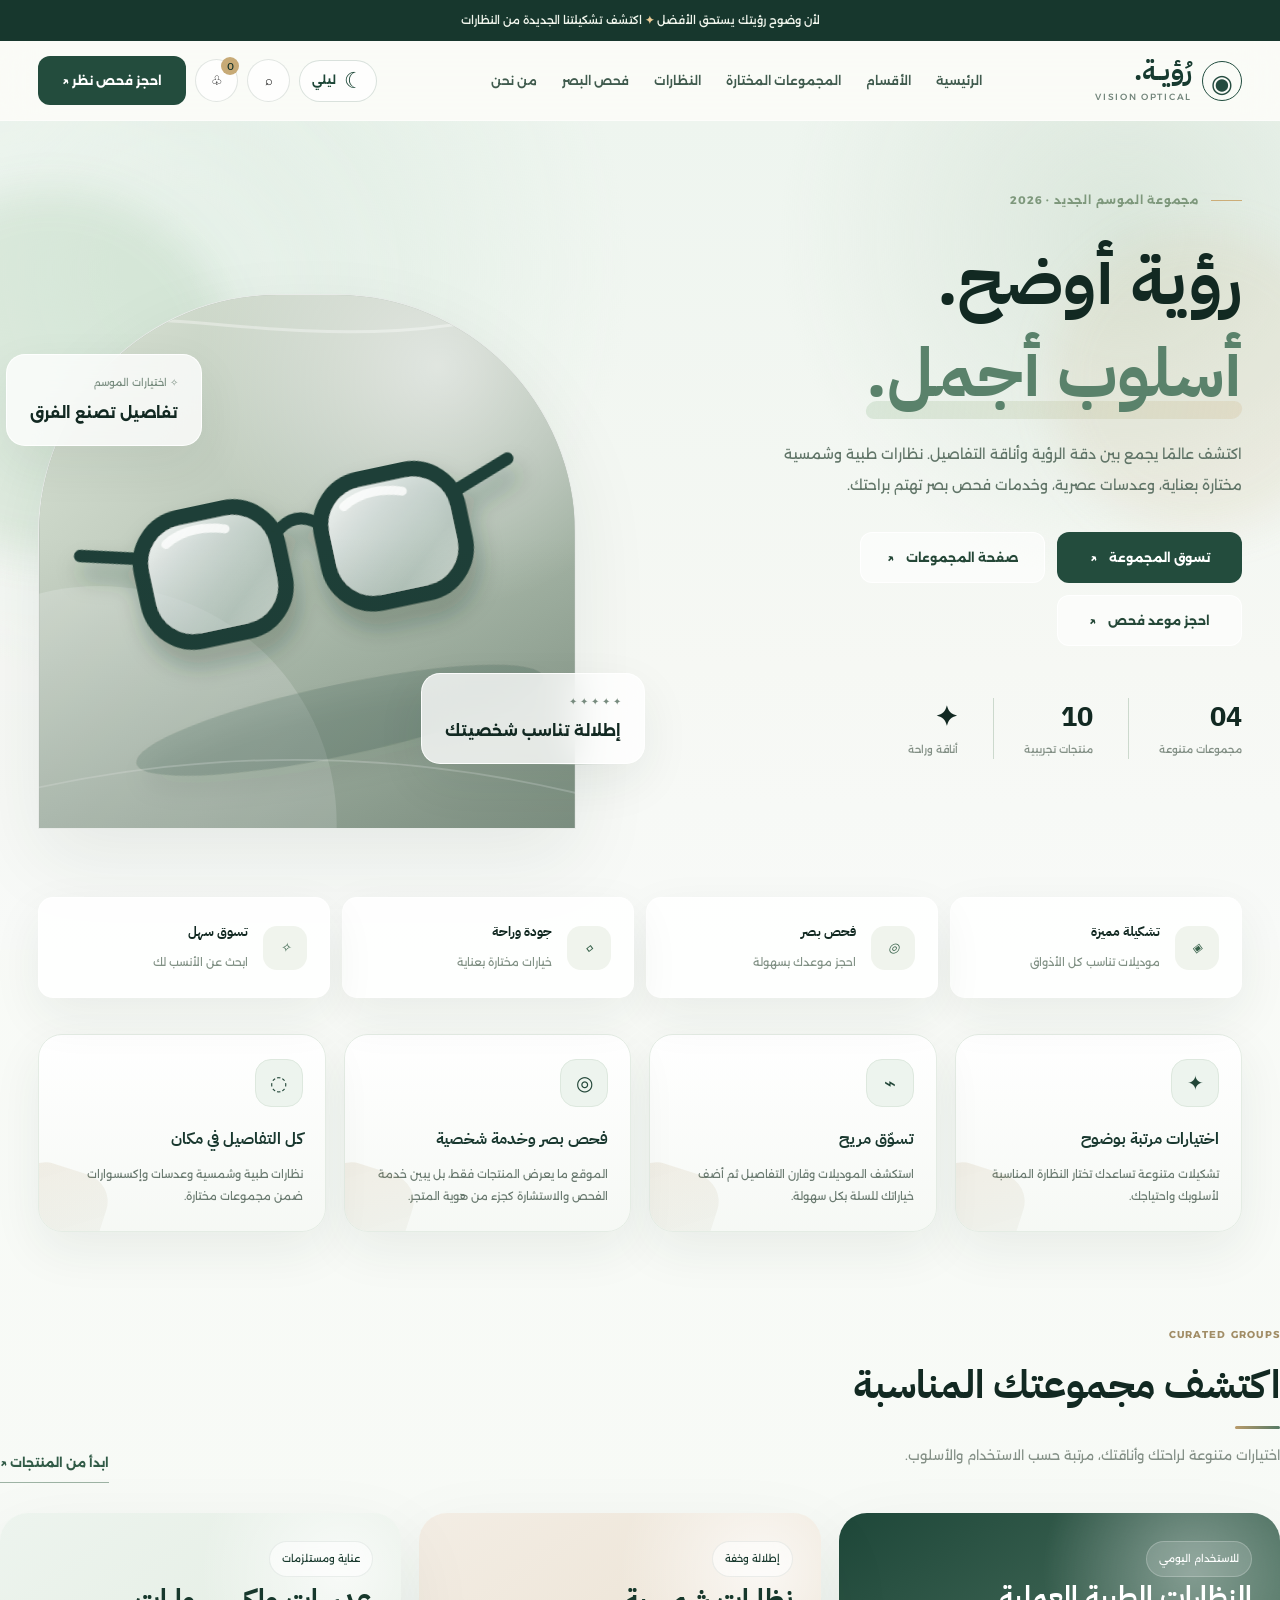
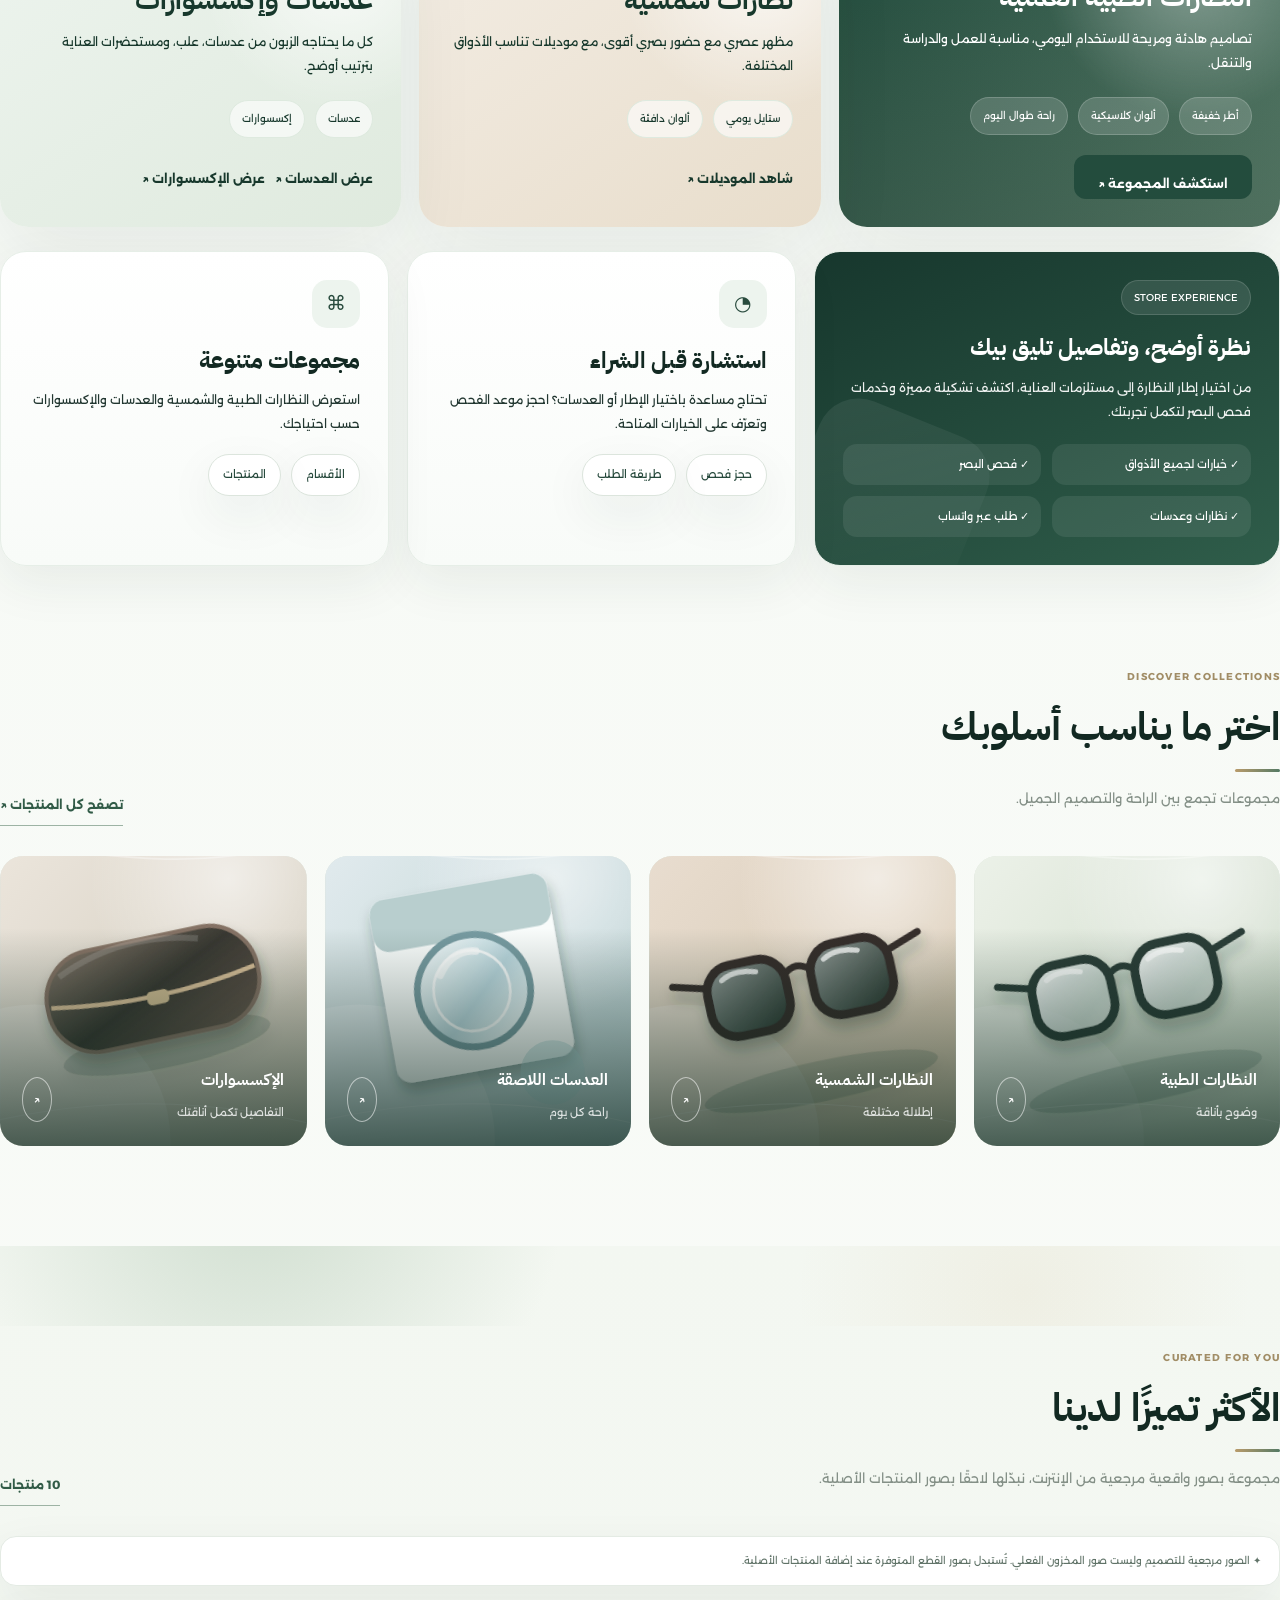
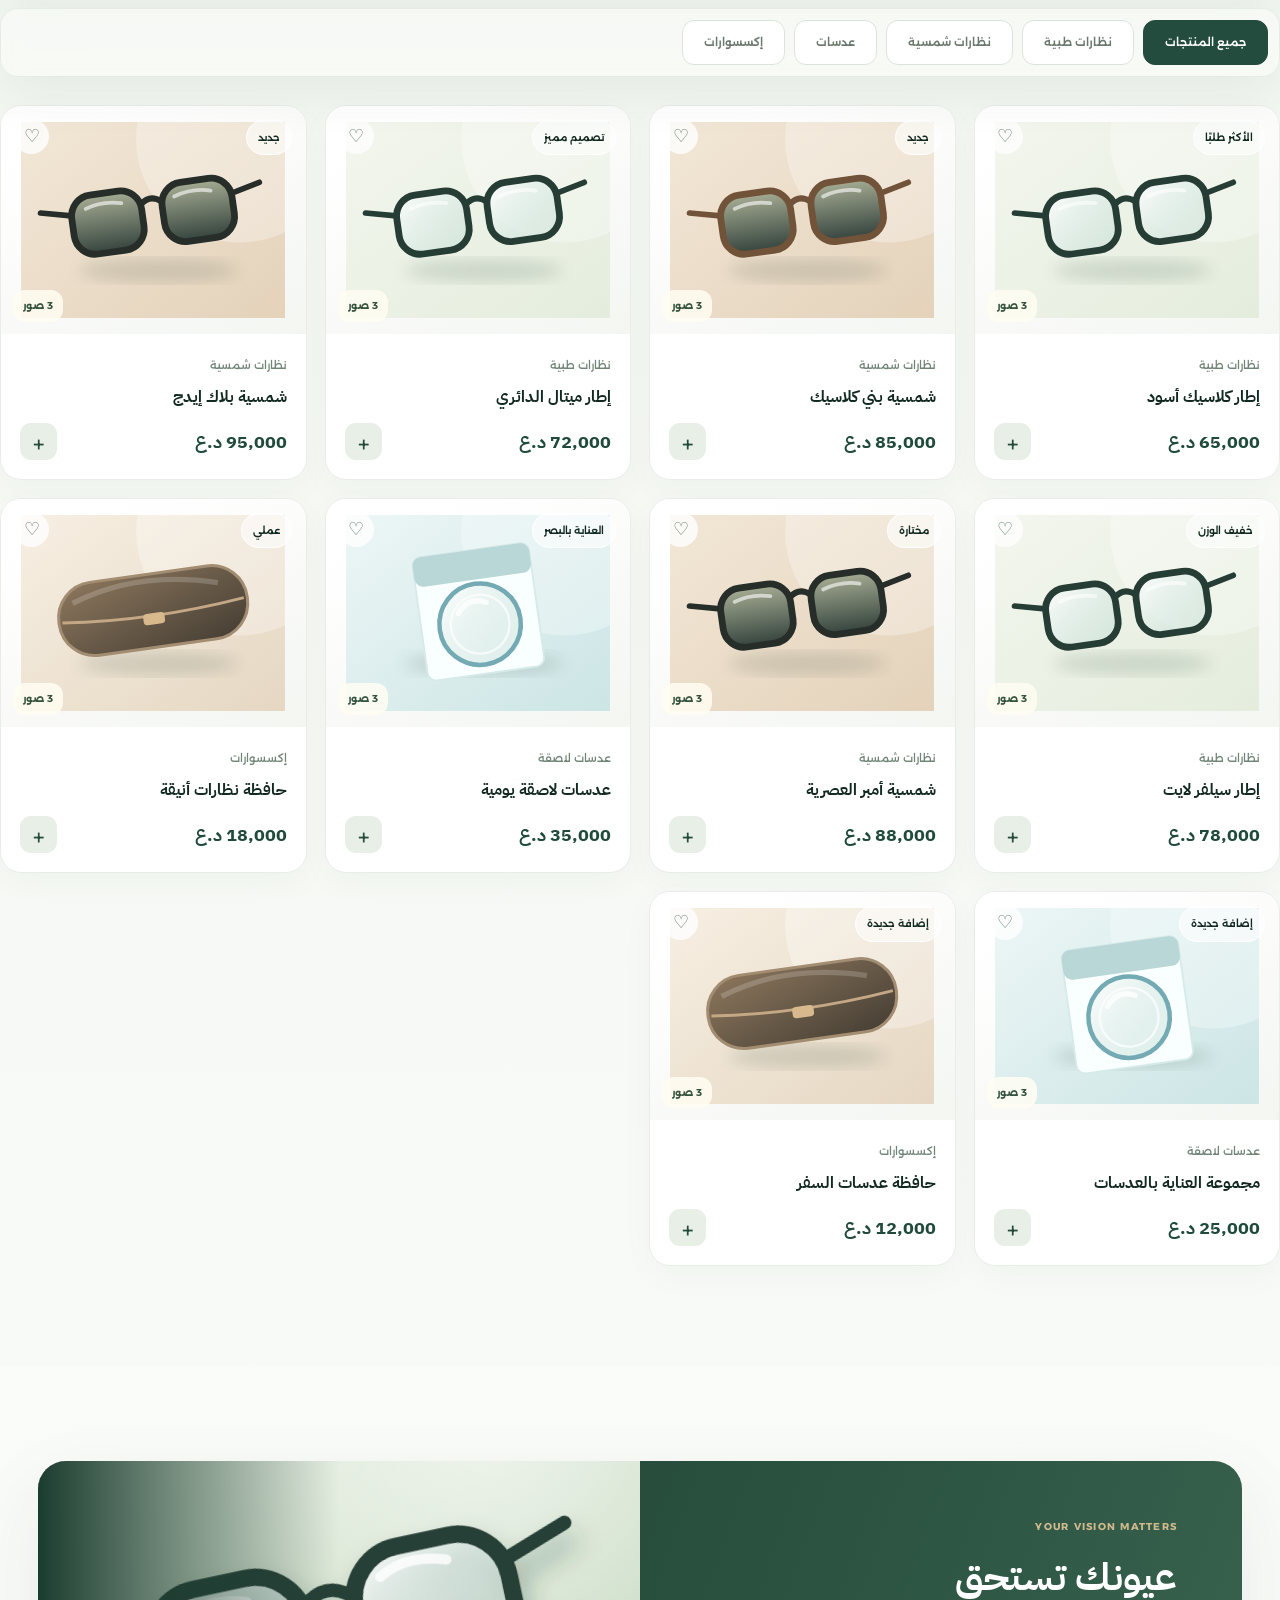
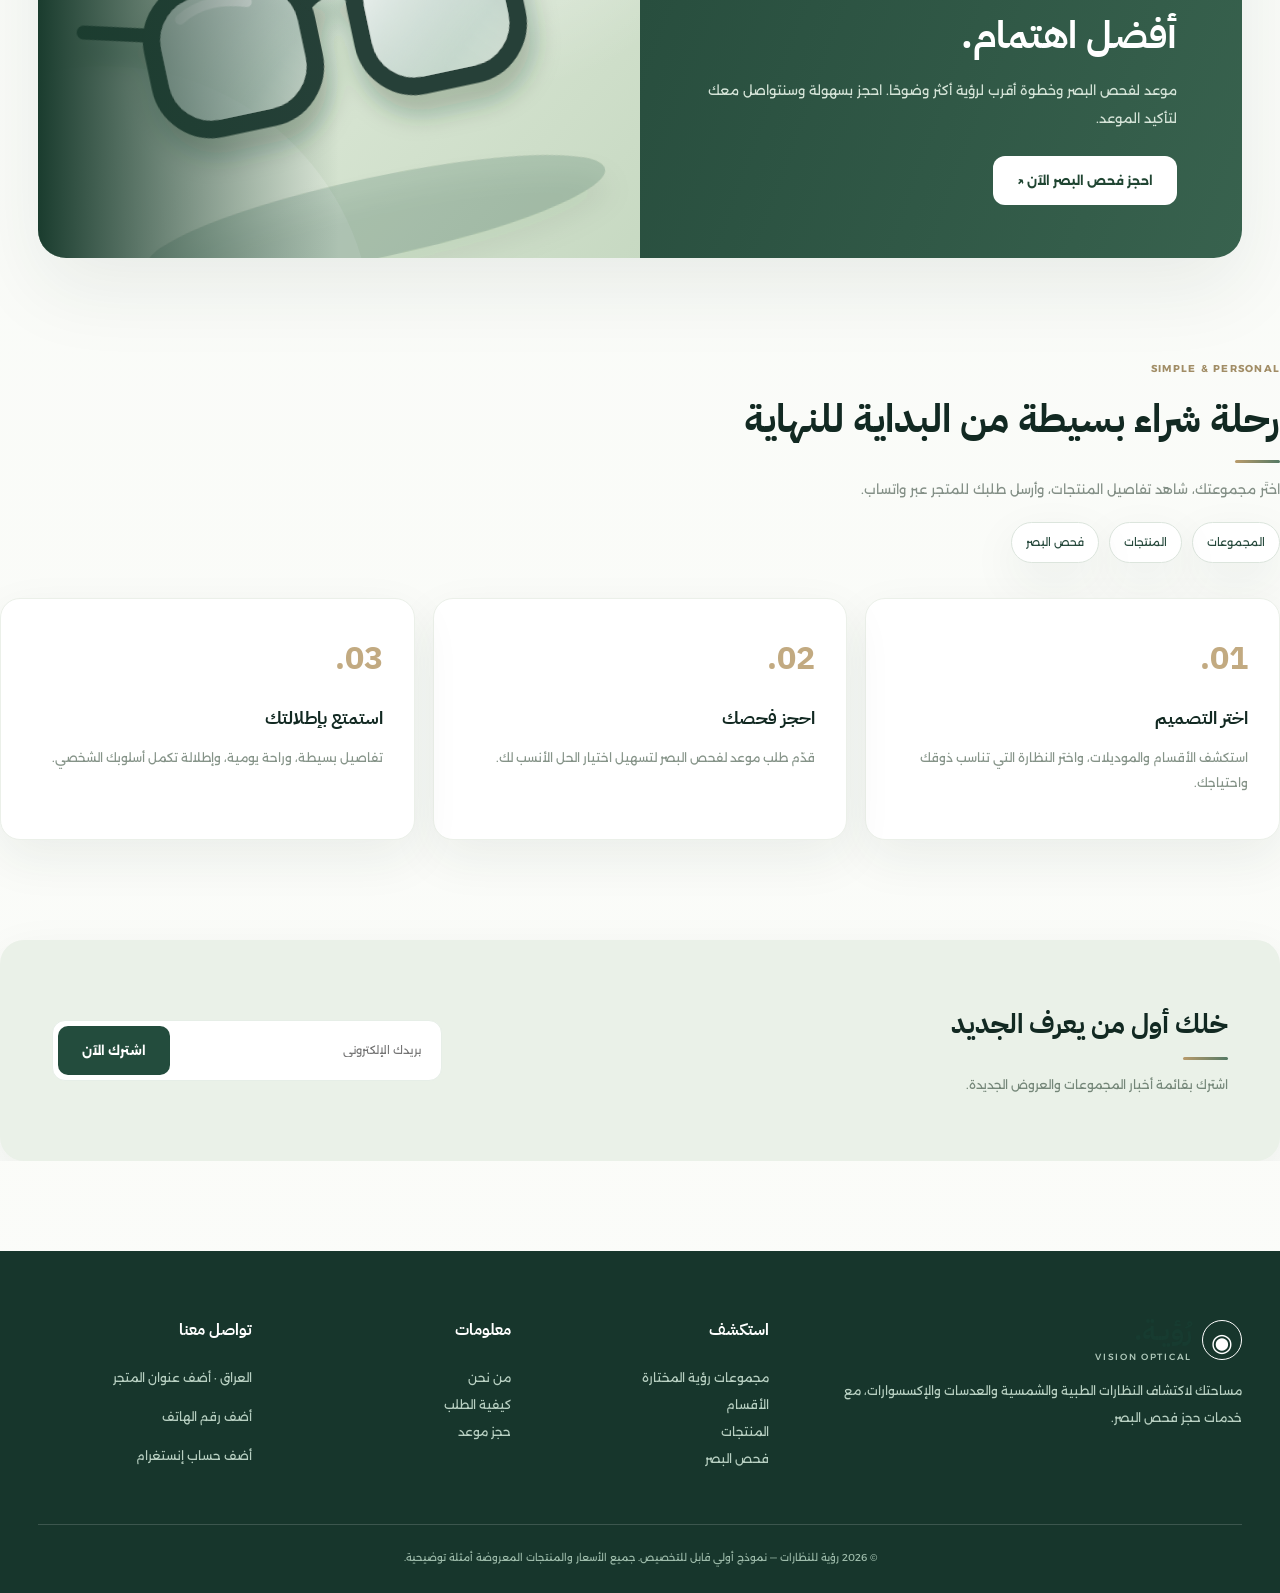
<file: index.html>
<!doctype html>
<html lang="ar" dir="rtl">
<head>
<meta charset="utf-8"><meta name="viewport" content="width=device-width,initial-scale=1"><meta name="theme-color" content="#e9eee9">
<title>رؤية | عالم النظارات والعناية بالبصر</title>
<script>try{const p=localStorage.getItem('ruyaTheme');document.documentElement.dataset.theme=p==='dark'||p==='light'?p:(window.matchMedia&&window.matchMedia('(prefers-color-scheme: dark)').matches?'dark':'light')}catch(e){document.documentElement.dataset.theme='light'}</script>
<link rel="preconnect" href="https://fonts.googleapis.com"><link rel="preconnect" href="https://fonts.gstatic.com" crossorigin>
<link href="https://fonts.googleapis.com/css2?family=Alexandria:wght@300;400;500;600;700;800&family=IBM+Plex+Sans+Arabic:wght@700&display=swap" rel="stylesheet">
<style>
:root{--ink:#122922;--muted:#65756c;--green:#244c3f;--mint:#e5eee6;--line:rgba(31,66,52,.13);--cream:#f7f8f4;--gold:#ccad78;--shadow:0 24px 70px rgba(27,61,45,.10)}*{box-sizing:border-box}html{scroll-behavior:smooth}body{margin:0;font-family:Alexandria,Tahoma,sans-serif;color:var(--ink);background:#f9faf7;overflow-x:hidden}button,input,select{font:inherit}button{cursor:pointer}a{color:inherit;text-decoration:none}.wrap{max-width:1330px;margin:auto;padding:0 38px}.mini{background:#17372d;color:#f1f6ed;text-align:center;padding:11px;font-size:11px;letter-spacing:.1px}.mini b{color:#eacb96}.topbar{position:sticky;top:0;z-index:30;border-bottom:1px solid rgba(255,255,255,.5);background:rgba(250,251,247,.78);backdrop-filter:blur(22px);-webkit-backdrop-filter:blur(22px)}.nav{height:79px;display:flex;align-items:center;gap:38px}.brand{display:flex;gap:10px;align-items:center;margin-left:auto}.brand-icon{width:40px;height:40px;border:1.5px solid #204c3e;border-radius:50%;display:grid;place-items:center;color:#244b3f;font-size:25px}.brand-name{font-size:24px;font-weight:800;letter-spacing:-1.4px}.brand small{display:block;color:#73867c;font-size:9px;font-weight:500;letter-spacing:1.5px;margin-top:2px}.links{display:flex;gap:27px;align-items:center;font-size:12px;font-weight:600;color:#405b4e}.links a:hover{color:#a47a42}.actions{display:flex;gap:9px;align-items:center;margin-right:auto}.iconbtn{border:1px solid var(--line);width:43px;height:43px;border-radius:50%;display:grid;place-items:center;background:rgba(255,255,255,.65);position:relative}.iconbtn:hover{background:white;transform:translateY(-2px)}.count{position:absolute;right:-2px;top:-3px;background:#c7aa76;color:#143127;min-width:18px;height:18px;border-radius:10px;display:grid;place-items:center;font-size:10px}.navcta,.btn{background:#234c3d;color:white;border:0;border-radius:12px;padding:14px 24px;font-weight:700;font-size:12px;display:inline-flex;align-items:center;gap:12px;justify-content:center;transition:.25s}.btn:hover,.navcta:hover{background:#15362b;transform:translateY(-2px)}.outline{background:rgba(255,255,255,.56);border:1px solid rgba(255,255,255,.9);color:#244737;backdrop-filter:blur(12px)}.outline:hover{background:#fff}.mobilemenu{display:none}.hero{background:radial-gradient(circle at 15% 20%,#e4ebe4,transparent 45%),linear-gradient(135deg,#f2f5ef,#e5ece4);position:relative;overflow:hidden;min-height:596px}.hero:before{content:"";position:absolute;left:-140px;top:-210px;width:650px;height:650px;border:1px solid rgba(62,105,79,.15);border-radius:50%;box-shadow:0 0 0 90px rgba(255,255,255,.12),0 0 0 180px rgba(255,255,255,.1)}.hero .wrap{position:relative;display:grid;grid-template-columns:1fr 1fr;align-items:center;min-height:596px;gap:60px}.hero-copy{padding:70px 0;z-index:2}.eyebrow{font-weight:700;font-size:11px;color:#7e987c;letter-spacing:2px;display:flex;align-items:center;gap:12px}.eyebrow:before{content:"";width:31px;height:1px;background:var(--gold)}h1{font-size:clamp(40px,4.9vw,72px);font-weight:800;letter-spacing:-3px;line-height:1.43;margin:21px 0 17px}h1 em{font-style:normal;color:#678874}.hero-copy>p{color:#6a7b70;line-height:2.15;font-size:13px;max-width:510px;margin-bottom:32px}.hero-buttons{display:flex;gap:12px;flex-wrap:wrap}.hero-stats{margin-top:52px;display:flex;gap:35px}.hero-stats div{border-left:1px solid #ccd9cd;padding-left:30px}.hero-stats div:last-child{border:0}.hero-stats strong{display:block;font-size:24px;font-weight:800}.hero-stats small{font-size:10px;color:#839086}.hero-visual{position:relative;height:540px;align-self:end}.hero-photo{position:absolute;inset:5px 34px 0 0;border-radius:240px 240px 0 0;overflow:hidden;background:#b2bdb3;box-shadow:var(--shadow)}.hero-photo img{width:100%;height:100%;object-fit:cover;object-position:center 35%;filter:saturate(.75)}.hero-photo:after{content:"";position:absolute;inset:0;background:linear-gradient(0deg,rgba(19,44,33,.15),transparent 55%)}.floatcard{position:absolute;z-index:3;background:rgba(255,255,255,.78);border:1px solid rgba(255,255,255,.9);box-shadow:0 15px 45px #193e3026;backdrop-filter:blur(18px);border-radius:19px;padding:19px 23px}.floatcard.top{top:65px;left:-32px}.floatcard.bottom{bottom:65px;right:-35px}.floatcard span{display:block;color:#778b7e;font-size:10px;margin-bottom:8px}.floatcard b{font-size:15px}.spark{color:#c6a268}.features{display:grid;grid-template-columns:repeat(4,1fr);gap:12px;margin-top:26px}.feature{background:white;display:flex;align-items:center;gap:15px;padding:24px 22px;border-radius:15px;border:1px solid #edf0ec}.feature i{width:44px;height:44px;border-radius:14px;background:#f0f4ed;color:#38624b;display:grid;place-items:center;flex-shrink:0}.feature b{display:block;font-size:12px;margin-bottom:7px}.feature span{font-size:10px;color:#819185}.section{padding:98px 0 0}.section-top{display:flex;align-items:end;justify-content:space-between;gap:20px;margin-bottom:30px}.kicker{font-size:10px;font-weight:700;color:#a18d66;letter-spacing:1.2px}.section h2{font-size:32px;letter-spacing:-1.2px;margin:11px 0 12px}.lead{font-size:12px;color:#849087;line-height:2}.subtlelink{font-size:12px;color:#315b47;font-weight:700;border-bottom:1px solid #9db3a4;padding-bottom:9px}.cats{display:grid;grid-template-columns:repeat(4,1fr);gap:18px}.cat{height:290px;border-radius:23px;position:relative;overflow:hidden;background:#dbe3dc;display:block}.cat img{height:100%;width:100%;object-fit:cover;transition:transform .6s;filter:saturate(.75)}.cat:hover img{transform:scale(1.07)}.cat:after{content:"";position:absolute;inset:25% 0 0;background:linear-gradient(transparent,rgba(8,36,26,.7))}.cat label{position:absolute;right:23px;bottom:23px;color:white;z-index:2;font-size:17px;font-weight:700}.cat label small{display:block;margin-top:8px;font-size:10px;font-weight:400;opacity:.8}.cat .arrow{position:absolute;bottom:24px;left:22px;color:white;z-index:2;border:1px solid #ffffff8a;border-radius:50%;padding:10px}.products-area{background:#f4f7f1;margin-top:100px;padding:1px 0 100px}.filters{display:flex;gap:9px;flex-wrap:wrap;margin-bottom:26px}.filter{border:1px solid #dae4da;background:white;border-radius:12px;padding:12px 21px;color:#6a786e;font-size:11px}.filter.active{background:#244c3e;color:#fff;border-color:#244c3e}.gridprod{display:grid;grid-template-columns:repeat(4,1fr);gap:18px}.product{background:white;border:1px solid #e8ede7;border-radius:21px;overflow:hidden;transition:.3s}.product:hover{transform:translateY(-6px);box-shadow:var(--shadow)}.prodimg{height:228px;background:radial-gradient(circle at 50% 45%,#fff,#e8ede8);display:grid;place-items:center;position:relative;overflow:hidden}.prodimg svg{width:90%;max-width:265px;filter:drop-shadow(2px 13px 8px #304d3c2b);transition:transform .3s}.product:hover .prodimg svg{transform:scale(1.08) rotate(-2deg)}.prodtag{position:absolute;right:14px;top:14px;background:#fff9;border:1px solid white;border-radius:30px;padding:8px 11px;font-size:9px;z-index:1}.fav{position:absolute;top:13px;left:13px;border:0;border-radius:50%;width:35px;height:35px;background:#fffc;z-index:1;font-size:18px;color:#627c6a}.fav.isfav{color:#c74b5b}.prodinfo{padding:19px}.prodtype{font-size:9px;color:#98a79a}.prodinfo h3{font-size:13px;line-height:1.7;margin:8px 0 12px}.prodfoot{display:flex;align-items:center;justify-content:space-between}.price{font-weight:800;font-size:15px}.price small{font-size:10px;color:#a7b1aa;font-weight:400}.add{border:0;background:#e7efe7;color:#254b3b;width:37px;height:37px;border-radius:11px;font-size:23px}.add:hover{background:#244c3e;color:white}.banner{margin-top:95px;background:linear-gradient(110deg,#193b2f,#38624e);border-radius:28px;min-height:326px;display:grid;grid-template-columns:1fr 1fr;overflow:hidden;color:white}.banner-copy{padding:53px 65px;align-self:center}.banner h2{font-size:34px;line-height:1.55;margin:12px 0}.banner p{color:#d4e3d7;font-size:12px;line-height:2;margin-bottom:24px}.banner .btn{background:white;color:#204532}.banner-img{background:linear-gradient(90deg,#1a3c2e 0%,transparent 50%),url('[data-uri]') center/cover;min-height:326px}.steps{display:grid;grid-template-columns:repeat(3,1fr);gap:20px;margin-top:35px}.step{background:#fff;border:1px solid #edf0eb;border-radius:20px;padding:31px}.step>span{font-size:30px;color:#c2aa81;font-weight:800}.step h3{font-size:16px;margin:18px 0 10px}.step p{font-size:11px;line-height:2;color:#859388}.newsletter{background:#eaf1e8;padding:52px;border-radius:24px;margin:100px 0 0;display:flex;justify-content:space-between;align-items:center;gap:20px}.newsletter h2{margin:0 0 10px;font-size:25px}.newsletter p{font-size:11px;color:#758779}.newsletter form{display:flex;background:#fff;border:1px solid #e6eee7;border-radius:13px;padding:5px;min-width:390px}.newsletter input{outline:0;border:0;padding:10px 15px;flex:1;min-width:0;font-size:11px}.newsletter .btn{border-radius:10px}.footer{background:#17362c;color:#fff;margin-top:90px;padding:65px 0 25px}.footgrid{display:grid;grid-template-columns:2fr 1fr 1fr 1fr;gap:45px}.footer h3{font-size:14px;margin:0 0 23px}.footer p,.footer a{color:#b8d0c2;font-size:11px;line-height:2.5;display:block}.footer .brand{justify-content:flex-start;max-width:max-content}.footer .brand-icon{border-color:white;color:white}.footer .brand small{color:#afc8ba}.copy{border-top:1px solid #ffffff29;margin-top:43px;padding-top:23px;text-align:center;color:#9dbbaa;font-size:10px}.overlay{position:fixed;inset:0;background:#0a2018a9;backdrop-filter:blur(4px);z-index:50;display:none;align-items:center;justify-content:center;padding:15px}.overlay.open{display:flex}.modal{position:relative;background:#fff;border-radius:23px;width:min(100%,480px);padding:34px;max-height:90vh;overflow:auto}.close{position:absolute;left:19px;top:17px;border:0;background:#eef3ec;border-radius:50%;width:34px;height:34px;font-size:22px}.modal h2{font-size:24px;margin:0 0 12px}.modal p{font-size:12px;color:#819087;line-height:2}.field{display:block;margin:18px 0 0;font-size:11px;font-weight:700}.field input,.field select{display:block;margin-top:9px;width:100%;padding:15px;border:1px solid #e0e7dd;border-radius:11px;outline-color:#72927c;background:white;color:#274436}.modal .btn{width:100%;margin-top:24px}.cartlist{max-height:260px;overflow:auto}.cartrow{display:flex;justify-content:space-between;align-items:center;gap:12px;padding:15px 0;border-bottom:1px solid #e7eee7;font-size:11px}.cartrow button{border:0;background:#f9e7e5;color:#9a3434;border-radius:8px;padding:7px 10px}.empty{padding:30px;text-align:center;color:#87998a}.toast{position:fixed;z-index:90;left:25px;bottom:25px;background:#173b2d;color:white;padding:15px 23px;border-radius:12px;font-size:12px;box-shadow:var(--shadow);opacity:0;transform:translateY(20px);transition:.25s;pointer-events:none}.toast.show{opacity:1;transform:translateY(0)}.searchbar{display:none;background:white;border-bottom:1px solid var(--line);padding:14px 0}.searchbar.open{display:block}.searchbar input{width:100%;border:0;outline:0;padding:10px;font-size:13px}.fade{animation:reveal .65s both}@keyframes reveal{from{opacity:0;transform:translateY(15px)}to{opacity:1;transform:translateY(0)}}@media(max-width:1050px){.links{gap:13px}.nav{gap:20px}.gridprod{grid-template-columns:repeat(2,1fr)}.hero .wrap{gap:20px}.hero-visual{height:465px}.floatcard.top{left:0}.floatcard.bottom{right:0}.cats{grid-template-columns:repeat(2,1fr)}.features{grid-template-columns:repeat(2,1fr)}}@media(max-width:750px){.wrap{padding:0 20px}.mini{font-size:9px}.nav{height:67px;gap:10px}.brand-name{font-size:20px}.brand-icon{width:34px;height:34px}.links{display:none;position:absolute;top:67px;right:0;left:0;background:#f8faf7;padding:24px;box-shadow:0 20px 24px #13291e1c;flex-direction:column;align-items:flex-start}.links.open{display:flex}.mobilemenu{display:grid}.navcta{display:none}.actions{gap:5px}.iconbtn{width:37px;height:37px}.hero .wrap{grid-template-columns:1fr;gap:0}.hero{min-height:unset}.hero-copy{padding:62px 0 20px}.hero h1{font-size:44px;letter-spacing:-2px}.hero-visual{height:385px;max-width:480px;width:100%;margin:auto}.hero-photo{right:25px;left:25px}.hero-stats{margin-top:35px;gap:20px}.hero-stats div{padding-left:17px}.hero-stats strong{font-size:20px}.floatcard{padding:13px}.floatcard.top{top:50px}.floatcard.bottom{bottom:36px}.features{gap:9px;margin-top:16px}.feature{padding:14px 10px;gap:9px}.feature i{height:35px;width:35px}.feature b{font-size:10px}.feature span{font-size:9px}.section{padding-top:64px}.section h2{font-size:25px}.cats{gap:12px}.cat{height:218px}.cat label{right:14px;bottom:15px;font-size:13px}.cat .arrow{bottom:14px;left:14px}.products-area{margin-top:70px;padding-bottom:60px}.gridprod{gap:10px}.prodimg{height:165px}.prodinfo{padding:13px}.prodinfo h3{font-size:11px}.price{font-size:12px}.banner{grid-template-columns:1fr;margin-top:65px}.banner-copy{padding:30px}.banner h2{font-size:25px}.banner-img{min-height:190px;order:-1}.steps{grid-template-columns:1fr;gap:12px}.step{padding:23px}.newsletter{margin-top:65px;display:block;padding:30px}.newsletter form{min-width:unset;margin-top:23px}.footgrid{grid-template-columns:repeat(2,1fr);gap:30px}.footer{margin-top:60px}.footer .footgrid>div:first-child{grid-column:span 2}}

/* Product photo cards and real product detail interaction */
.product-preview{width:100%;height:100%;padding:0;border:0;background:transparent;position:relative;display:block;cursor:pointer;overflow:hidden}.product-preview img{width:100%;height:100%;object-fit:cover;transition:transform .45s ease}.product-preview:hover img{transform:scale(1.08)}.product-preview span{position:absolute;bottom:13px;right:13px;left:13px;background:rgba(255,255,255,.86);backdrop-filter:blur(14px);padding:11px;border-radius:12px;font-size:10px;font-weight:700;color:#244c3e;transform:translateY(8px);opacity:0;transition:.25s}.product-preview:hover span,.product-preview:focus-visible span{transform:none;opacity:1}.prodname{border:0;padding:0;background:none;text-align:right;font-weight:700;font-size:13px;line-height:1.8;color:var(--ink);margin:8px 0 12px;display:block}.prodname:hover{text-decoration:underline}.product-overlay{z-index:90}.product-modal{width:min(1060px,calc(100% - 28px));max-width:1060px;max-height:92vh;overflow:auto;padding:36px;border-radius:27px}.product-detail-layout{display:grid;grid-template-columns:1.1fr 1fr;gap:38px;align-items:start}.detail-main{height:380px;background:#eff3ee;border-radius:22px;overflow:hidden}.detail-main img{width:100%;height:100%;object-fit:cover}.detail-thumbs{display:flex;gap:12px;margin-top:12px}.detail-thumbs button{width:88px;height:75px;border-radius:13px;border:2px solid transparent;background:#eef2ec;overflow:hidden;padding:0}.detail-thumbs button.selected{border-color:#275441}.detail-thumbs img{width:100%;height:100%;object-fit:cover}.detail-disclaimer,.detail-note{font-size:10px!important;line-height:1.9;color:#849187}.detail-content{padding:20px 8px}.detail-content h2{font-size:30px;margin:16px 0;line-height:1.55}.detail-copy{color:#69786c;line-height:2.2;font-size:13px}.detail-price{font-size:25px;font-weight:800;color:#234d3c;margin:23px 0}.detail-specs{border-top:1px solid #e3e9e3;margin-bottom:23px}.detail-specs div{padding:13px 0;border-bottom:1px solid #e3e9e3;display:flex;justify-content:space-between;gap:12px;font-size:12px}.detail-specs span{color:#75867c}.detail-specs b{font-weight:600}.detail-back{display:block;background:none;border:0;color:#516b58;margin-top:18px;padding:8px 0;font-size:11px}.detail-content .btn{width:100%}@media(max-width:720px){.product-modal{padding:20px}.product-detail-layout{grid-template-columns:1fr;gap:10px}.detail-main{height:270px}.detail-content{padding:10px 0}.detail-content h2{font-size:23px}.product-preview span{opacity:1;transform:none;font-size:9px}.detail-thumbs button{width:70px;height:60px}}
.prodimg{background:#f4f6f2}.product-preview img{object-fit:contain;padding:16px;background:linear-gradient(155deg,#fff 15%,#f4f6f2)}.detail-main{background:linear-gradient(145deg,#fff,#f1f4ef)}.detail-main img{object-fit:contain;padding:12px}.detail-thumbs button{background:#fff}.detail-thumbs img{object-fit:cover}.product-image-note{font-size:10px;color:#738679;margin:0 0 17px}.gallery-hint{display:flex;align-items:center;gap:7px;font-size:10px;color:#637968;padding:10px 12px;background:#eef4ee;border-radius:11px;margin:13px 0}.prodimg .photo-indicator{position:absolute;bottom:12px;left:12px;z-index:2;background:#fffdf3d9;color:#35543f;padding:7px 10px;border-radius:12px;font-size:10px;font-weight:700}.detail-thumbs button:focus-visible{outline:3px solid #a5bead;outline-offset:3px}@media(max-width:720px){.product-preview img{padding:7px}.detail-main img{padding:8px}}

@media(max-width:750px){.hero-photo{min-height:360px;right:18px;left:18px}.hero-photo img{display:block!important;min-height:100%;object-fit:cover}.hero-visual{min-height:385px}.product-preview img{display:block!important;opacity:1!important;width:100%;height:100%}.cat img{display:block;width:100%;height:100%;object-fit:cover}.detail-main img{display:block;opacity:1!important;max-width:100%;max-height:100%}}
@media(prefers-reduced-motion:reduce){.fade{animation:none}}

/* WhatsApp checkout — responsive form, order preview, and customer details */
.checkout-modal{width:min(100%,560px);max-height:min(92vh,900px)}
.checkout-summary{background:#f2f6f1;border:1px solid #e2ebe1;border-radius:16px;padding:10px 17px;margin:17px 0 8px}
.checkout-summary .cartrow{padding:11px 0;line-height:1.9}
.checkout-summary .cartrow:last-child{border-bottom:0}
.checkout-summary .total{color:#214d3d;font-weight:800}
.checkout-modal .field{margin-top:13px;font-size:12px}
.checkout-modal .field input,.checkout-modal .field textarea{display:block;width:100%;margin-top:7px;padding:13px 14px;border:1px solid #dbe6dc;border-radius:12px;background:#fff;color:#213d30;font:inherit;font-size:13px;outline-color:#547b64}
.checkout-modal .field textarea{min-height:78px;resize:vertical}
.checkout-modal .field input:focus,.checkout-modal .field textarea:focus{border-color:#547b64;box-shadow:0 0 0 3px #547b641b}
.checkout-modal .field input::placeholder,.checkout-modal .field textarea::placeholder{color:#9aaba0}
.checkout-modal .checkout-fields{display:grid;grid-template-columns:1fr 1fr;gap:0 13px}
.checkout-modal .checkout-fields .full{grid-column:1/-1}
.checkout-modal .btn.checkout-send{background:#1d7854;margin-top:18px;font-size:13px;min-height:49px}
.checkout-modal .btn.checkout-send:hover{background:#125d40}
.checkout-hint{font-size:11px!important;color:#668173!important;line-height:1.9!important}
.checkout-error{color:#b23c36!important;font-weight:700;min-height:0;margin:8px 0 0!important}
.checkout-back{width:100%;display:block;border:0;background:none;color:#315643;text-align:center;padding:15px 5px 2px;font-weight:700;font-size:12px}
@media(max-width:520px){.checkout-modal{padding:26px 19px 17px;border-radius:20px;max-height:calc(100dvh - 20px)}.checkout-modal .checkout-fields{grid-template-columns:1fr}.checkout-modal .checkout-fields .full{grid-column:auto}.checkout-modal .field{margin-top:12px}.checkout-modal .field input,.checkout-modal .field textarea{font-size:16px;padding:12px}.checkout-summary{padding:9px 13px}}

/* === Design refresh: smoother structure, richer sections, stronger hierarchy === */
:root{--paper:#fbfcf8;--soft:#eef4ee;--soft-2:#f3f6f2;--deep:#17372d;--accent:#b6945f;--radius:28px;--radius-sm:18px;--shadow-soft:0 18px 50px rgba(26,54,40,.07);--shadow-card:0 30px 80px rgba(22,57,42,.08)}
body{background:linear-gradient(180deg,#fafbf8 0%,#f7faf6 26%,#fbfcf9 100%)}
main{position:relative;overflow:hidden}
.hero{position:relative;padding-bottom:120px;background:radial-gradient(circle at 15% 18%,rgba(221,236,225,.95),transparent 34%),radial-gradient(circle at 88% 14%,rgba(205,221,206,.6),transparent 26%),linear-gradient(180deg,#eef5ef 0%,#f6f8f4 66%,#f8faf8 100%)}
.hero:before,.hero:after{content:"";position:absolute;border-radius:50%;filter:blur(20px);pointer-events:none}
.hero:before{width:360px;height:360px;left:-130px;top:70px;background:rgba(190,213,191,.32)}
.hero:after{width:300px;height:300px;right:-70px;top:110px;background:rgba(204,173,120,.12)}
.hero-copy{position:relative;z-index:1}
.hero-buttons .btn{min-width:185px}
.hero-photo{border:1px solid rgba(255,255,255,.7);box-shadow:var(--shadow-card)}
.floatcard{backdrop-filter:blur(18px);box-shadow:var(--shadow-soft)}
.features{position:relative;z-index:3;margin-top:-52px;grid-template-columns:repeat(4,1fr)}
.feature{background:rgba(255,255,255,.84);border:1px solid rgba(255,255,255,.78);box-shadow:var(--shadow-soft)}
.showcase-ribbon{display:grid;grid-template-columns:repeat(4,1fr);gap:18px;margin-top:36px;margin-bottom:8px}
.showcase-card{background:linear-gradient(180deg,rgba(255,255,255,.92),rgba(245,248,244,.92));border:1px solid #e4ece4;border-radius:24px;padding:24px 22px;box-shadow:var(--shadow-soft);position:relative;overflow:hidden;min-height:148px}
.showcase-card:before{content:"";position:absolute;inset:auto auto -28px -28px;width:92px;height:92px;border-radius:28px;background:linear-gradient(145deg,rgba(185,155,107,.15),rgba(64,107,86,.03));transform:rotate(18deg)}
.showcase-icon{width:48px;height:48px;border-radius:16px;display:grid;place-items:center;background:#edf4ee;border:1px solid #dde8de;color:#224638;font-size:20px;margin-bottom:18px}
.showcase-card h3{margin:0 0 10px;font-size:16px;color:#19382f}
.showcase-card p{margin:0;color:#6a7a70;font-size:11px;line-height:2}
.collections-lab{padding-top:82px}
.editorial-grid{display:grid;grid-template-columns:1.1fr 1fr 1fr;gap:18px}
.editorial-card{position:relative;overflow:hidden;border-radius:28px;padding:28px;min-height:270px;display:flex;flex-direction:column;justify-content:flex-end;color:#fff;background:linear-gradient(145deg,#1e4739,#5f836f);box-shadow:var(--shadow-card)}
.editorial-card.light{color:#17382c;background:linear-gradient(145deg,#edf4ee,#dfeade)}
.editorial-card.sand{color:#17382c;background:linear-gradient(145deg,#f3ede4,#e8ddcb)}
.editorial-card:before{content:"";position:absolute;inset:0;background:radial-gradient(circle at 80% 18%,rgba(255,255,255,.36),transparent 34%),linear-gradient(180deg,transparent 26%,rgba(8,26,19,.18) 100%)}
.editorial-card.light:before,.editorial-card.sand:before{background:radial-gradient(circle at 85% 18%,rgba(255,255,255,.72),transparent 33%)}
.editorial-card > *{position:relative;z-index:1}
.editorial-card .eyebadge{display:inline-flex;align-self:flex-start;background:rgba(255,255,255,.14);backdrop-filter:blur(10px);padding:8px 12px;border-radius:999px;border:1px solid rgba(255,255,255,.22);font-size:10px;margin-bottom:auto}
.editorial-card.light .eyebadge,.editorial-card.sand .eyebadge{background:rgba(255,255,255,.55);border-color:rgba(29,64,49,.08)}
.editorial-card h3{margin:0 0 10px;font-size:28px;line-height:1.45}
.editorial-card p{margin:0 0 18px;font-size:12px;line-height:2;max-width:44ch}
.editorial-meta{display:flex;gap:10px;flex-wrap:wrap;margin-top:4px}
.mini-chip{display:inline-flex;align-items:center;gap:8px;padding:9px 12px;border-radius:999px;background:rgba(255,255,255,.16);border:1px solid rgba(255,255,255,.18);font-size:10px}
.editorial-card.light .mini-chip,.editorial-card.sand .mini-chip{background:rgba(255,255,255,.62);border-color:#deeadf}
.editorial-actions{margin-top:20px;display:flex;gap:10px;flex-wrap:wrap}
.editorial-actions .subtlelink,.editorial-actions .btn{border-bottom:0;padding-bottom:0}
.care-section{padding-top:24px}
.care-grid{display:grid;grid-template-columns:1.2fr 1fr 1fr;gap:18px}
.care-primary,.care-card{background:#fff;border:1px solid #e6eee7;border-radius:26px;padding:28px;box-shadow:var(--shadow-soft)}
.care-primary{background:linear-gradient(155deg,#17372d,#2f5d4a);color:#fff;position:relative;overflow:hidden}
.care-primary:before{content:"";position:absolute;left:-20px;bottom:-28px;width:180px;height:180px;border-radius:42px;background:linear-gradient(145deg,rgba(255,255,255,.08),rgba(255,255,255,0));transform:rotate(22deg)}
.care-primary > *{position:relative;z-index:1}
.care-label{display:inline-flex;padding:8px 12px;border-radius:999px;background:rgba(255,255,255,.1);border:1px solid rgba(255,255,255,.14);font-size:10px;margin-bottom:16px}
.care-primary h3,.care-card h3{margin:0 0 10px;font-size:23px;line-height:1.5}
.care-primary p,.care-card p{margin:0;color:inherit;opacity:.93;font-size:12px;line-height:2}
.care-points{display:grid;grid-template-columns:repeat(2,minmax(0,1fr));gap:11px;margin-top:20px}
.care-points span{display:flex;align-items:center;gap:9px;padding:11px 12px;border-radius:14px;background:rgba(255,255,255,.08);font-size:11px}
.care-card{background:linear-gradient(180deg,#fff,#f8fbf8)}
.care-card .card-icon{width:48px;height:48px;border-radius:15px;display:grid;place-items:center;background:#edf4ee;color:#284a3d;font-size:20px;margin-bottom:16px}
.products-area{position:relative;background:linear-gradient(180deg,#f3f7f1 0%,#f7faf6 100%);margin-top:100px;padding:1px 0 100px;overflow:hidden}
.products-area:before{content:"";position:absolute;inset:-80px 0 auto;height:160px;background:radial-gradient(circle at 20% 10%,rgba(188,208,189,.65),transparent 30%),radial-gradient(circle at 80% 80%,rgba(204,173,120,.11),transparent 22%);pointer-events:none}
.product-image-note{display:flex;align-items:center;gap:10px;padding:15px 18px;border-radius:16px;background:#fff;border:1px solid #e4ebe4;color:#607368;margin:0 0 22px;box-shadow:var(--shadow-soft)}
.filters{position:sticky;top:92px;z-index:12;padding:11px;background:rgba(247,250,246,.76);backdrop-filter:blur(12px);border:1px solid #e5ece5;border-radius:18px;box-shadow:var(--shadow-soft);margin-bottom:28px}
.filter{font-weight:600}
.filter:hover{background:#edf4ee;color:#28493d}
.product{box-shadow:0 10px 34px rgba(26,50,38,.03)}
.product:hover{box-shadow:0 24px 55px rgba(21,49,36,.10)}
.banner{box-shadow:var(--shadow-card)}
.steps{gap:18px}
.step{box-shadow:var(--shadow-soft);border:1px solid #ebf0e9}
.newsletter{box-shadow:var(--shadow-soft)}
.quick-links{display:flex;gap:10px;flex-wrap:wrap;margin-top:18px}
.quick-links a{display:inline-flex;align-items:center;gap:8px;padding:10px 14px;background:#fff;border:1px solid #dce5dd;border-radius:999px;color:#26493c;font-size:11px;box-shadow:var(--shadow-soft)}
@media(max-width:1050px){
  .showcase-ribbon{grid-template-columns:repeat(2,1fr)}
  .editorial-grid,.care-grid{grid-template-columns:1fr 1fr}
  .editorial-card:first-child,.care-primary{grid-column:1/-1}
}
@media(max-width:750px){
  .hero{padding-bottom:74px}
  .features{margin-top:-14px;grid-template-columns:repeat(2,1fr)}
  .showcase-ribbon,.editorial-grid,.care-grid{grid-template-columns:1fr;gap:14px}
  .showcase-card,.care-primary,.care-card,.editorial-card{padding:22px}
  .editorial-card{min-height:235px}
  .editorial-card h3{font-size:22px}
  .care-primary h3,.care-card h3{font-size:20px}
  .care-points{grid-template-columns:1fr}
  .filters{top:74px;padding:10px;border-radius:15px}
  .product-image-note{font-size:10px;line-height:1.9}
}


/* Additional polish for the live storefront */
.editorial-actions button.subtlelink{background:none;border:0;color:inherit;font:inherit;font-size:12px;font-weight:700;cursor:pointer;padding:10px 0;text-align:right}
.editorial-actions button.subtlelink:hover{text-decoration:underline}
.editorial-actions .btn{border-radius:12px}
#products,#categories,#groups,#exam,#about{scroll-margin-top:112px}
@media(max-width:750px){#products,#categories,#groups,#exam,#about{scroll-margin-top:85px}.editorial-actions button.subtlelink{font-size:11px}.showcase-card{min-height:unset}}


/* Coupon entry and price breakdown inside the shopping cart */
.cart-coupon{padding:19px 18px 16px;margin:19px 0 14px;background:linear-gradient(145deg,#f4f8f2,#ffffff);border:1px solid #dce9db;border-radius:18px}
.cart-coupon-heading{display:flex;justify-content:space-between;gap:12px;align-items:center;margin-bottom:13px}
.cart-coupon-heading b{font-size:13px;font-weight:700;color:#1b4534}
.cart-coupon-heading small{font-size:10px;color:#6a8272}
.cart-coupon-form{display:flex;gap:8px;align-items:stretch}
.cart-coupon-form input{flex:1;min-width:0;width:100%;border:1px solid #d7e4d7;border-radius:12px;padding:12px 14px;background:#fff;font-size:13px;letter-spacing:.5px;text-transform:uppercase;direction:ltr;text-align:left;outline-color:#739c80;color:#193b2e}
.cart-coupon-form input::placeholder{font-size:12px;letter-spacing:0;color:#94a598}
.cart-coupon-form button{flex-shrink:0;border:0;border-radius:12px;padding:10px 16px;background:#214e3c;color:#fff;font-family:inherit;font-weight:700;font-size:12px}
.cart-coupon-form button:hover{background:#14372a}
.cart-coupon .coupon-feedback{min-height:18px;font-size:11px;line-height:1.8;margin:10px 0 0;color:#6a7e70}
.cart-coupon .coupon-feedback.success{color:#216b45}
.cart-coupon .coupon-feedback.error{color:#b34b43}
.cart-coupon .coupon-remove{border:0;background:transparent;color:#a3473e;text-decoration:underline;font-size:11px;padding:2px 0;display:none;font-weight:600}
.cart-coupon .coupon-remove.visible{display:inline-block}
.cart-totals{padding:5px 0 0}
.cart-totals .cartrow{padding:10px 0}
.cart-totals .cartrow[hidden]{display:none!important}
.cart-totals .grand-total{font-weight:800;color:#173f30;font-size:15px;border-top:1px solid #dce7dc;margin-top:5px}
.cart-totals .coupon-discount-row b{color:#277b50}
.cart-coupon-note{margin-top:6px!important;font-size:10px!important;line-height:1.9!important;color:#839385!important}
.cart-item-discount{font-size:10px;color:#28754b;font-weight:600;margin-top:3px;display:block}
.checkout-summary .coupon-summary-line{color:#247449;font-weight:700}
@media(max-width:520px){
 .cart-coupon{padding:14px 12px;margin-top:15px}
 .cart-coupon-heading{flex-wrap:wrap}
 .cart-coupon-form input{font-size:16px}
 .cart-coupon-form button{padding:10px 13px}
 .cart-totals .cartrow{gap:8px}
}

</style>
<link rel="stylesheet" href="./brand-typography.css?v=1.0" />
<link rel="stylesheet" href="./site-theme.css?v=1.0" />
<script src="./theme.js?v=1.0" defer></script>
</head>
<body>
<div class="mini">لأن وضوح رؤيتك يستحق الأفضل <b>✦</b> اكتشف تشكيلتنا الجديدة من النظارات</div>
<header class="topbar"><div class="wrap nav"><a class="brand" href="#home"><span class="brand-icon">◉</span><span><span class="brand-name">رُؤيــة.</span><small>VISION OPTICAL</small></span></a><nav class="links" id="navlinks"><a href="#home">الرئيسية</a><a href="#categories">الأقسام</a><a href="./offers/">المجموعات المختارة</a><a href="#products">النظارات</a><a href="#exam">فحص البصر</a><a href="#about">من نحن</a></nav><div class="actions"><button type="button" class="theme-toggle" data-theme-toggle aria-label="تفعيل الوضع الليلي" title="تبديل المظهر"><span data-theme-icon aria-hidden="true">☾</span><span data-theme-label>ليلي</span></button><button class="iconbtn" id="searchBtn" aria-label="بحث">⌕</button><button class="iconbtn" id="cartBtn" aria-label="السلة">♧<span class="count" id="cartCount">0</span></button><button class="navcta" data-book>احجز فحص نظر ↗</button><button class="iconbtn mobilemenu" id="mobileBtn" aria-label="القائمة">☰</button></div></div><div class="searchbar" id="searchBar"><div class="wrap"><input id="searchInput" placeholder="ابحث عن نظارة أو عدسة... واضغط Enter" aria-label="البحث عن المنتجات"></div></div></header>
<main id="home"><section class="hero"><div class="wrap"><div class="hero-copy fade"><div class="eyebrow">مجموعة الموسم الجديد · 2026</div><h1>رؤية أوضح.<br><em>أسلوب أجمل.</em></h1><p>اكتشف عالمًا يجمع بين دقة الرؤية وأناقة التفاصيل. نظارات طبية وشمسية مختارة بعناية، وعدسات عصرية، وخدمات فحص بصر تهتم براحتك.</p><div class="hero-buttons"><a href="#products" class="btn">تسوق المجموعة <span>↗</span></a><a href="./offers/" class="btn outline">صفحة المجموعات <span>↗</span></a><button class="btn outline" data-book>احجز موعد فحص <span>↗</span></button></div><div class="hero-stats"><div><strong>04</strong><small>مجموعات متنوعة</small></div><div><strong>10</strong><small>منتجات تجريبية</small></div><div><strong>✦</strong><small>أناقة وراحة</small></div></div></div><div class="hero-visual"><div class="hero-photo"><img src="[data-uri]" data-remote="https://images.pexels.com/photos/31259706/pexels-photo-31259706.jpeg?auto=compress&amp;cs=tinysrgb&amp;w=1150" alt="نظارات عصرية أنيقة" fetchpriority="high" loading="eager" decoding="async"></div><div class="floatcard top"><span>✧ اختيارات الموسم</span><b>تفاصيل تصنع الفرق</b></div><div class="floatcard bottom"><span class="spark">✦ ✦ ✦ ✦ ✦</span><b>إطلالة تناسب شخصيتك</b></div></div></div></section>
<div class="wrap features"><div class="feature"><i>◈</i><div><b>تشكيلة مميزة</b><span>موديلات تناسب كل الأذواق</span></div></div><div class="feature"><i>◎</i><div><b>فحص بصر</b><span>احجز موعدك بسهولة</span></div></div><div class="feature"><i>◇</i><div><b>جودة وراحة</b><span>خيارات مختارة بعناية</span></div></div><div class="feature"><i>✧</i><div><b>تسوق سهل</b><span>ابحث عن الأنسب لك</span></div></div></div>
<section class="wrap showcase-ribbon" aria-label="مزايا المتجر">
  <article class="showcase-card fade"><div class="showcase-icon">✦</div><h3>اختيارات مرتبة بوضوح</h3><p>تشكيلات متنوعة تساعدك تختار النظارة المناسبة لأسلوبك واحتياجك.</p></article>
  <article class="showcase-card fade"><div class="showcase-icon">⌁</div><h3>تسوّق مريح</h3><p>استكشف الموديلات وقارن التفاصيل ثم أضف خياراتك للسلة بكل سهولة.</p></article>
  <article class="showcase-card fade"><div class="showcase-icon">◎</div><h3>فحص بصر وخدمة شخصية</h3><p>الموقع ما يعرض المنتجات فقط، بل يبين خدمة الفحص والاستشارة كجزء من هوية المتجر.</p></article>
  <article class="showcase-card fade"><div class="showcase-icon">◌</div><h3>كل التفاصيل في مكان</h3><p>نظارات طبية وشمسية وعدسات وإكسسوارات ضمن مجموعات مختارة.</p></article>
</section>
<section class="wrap section collections-lab" id="groups"><div class="section-top"><div><span class="kicker">CURATED GROUPS</span><h2>اكتشف مجموعتك المناسبة</h2><p class="lead">اختيارات متنوعة لراحتك وأناقتك، مرتبة حسب الاستخدام والأسلوب.</p></div><a href="#products" class="subtlelink">ابدأ من المنتجات ↗</a></div>
  <div class="editorial-grid">
    <article class="editorial-card fade"><span class="eyebadge">للاستخدام اليومي</span><h3>النظارات الطبية العملية</h3><p>تصاميم هادئة ومريحة للاستخدام اليومي، مناسبة للعمل والدراسة والتنقل.</p><div class="editorial-meta"><span class="mini-chip">أطر خفيفة</span><span class="mini-chip">ألوان كلاسيكية</span><span class="mini-chip">راحة طوال اليوم</span></div><div class="editorial-actions"><button class="btn jump-filter" data-jump-filter="medical">استكشف المجموعة ↗</button></div></article>
    <article class="editorial-card sand fade"><span class="eyebadge">إطلالة وخفة</span><h3>نظارات شمسية</h3><p>مظهر عصري مع حضور بصري أقوى، مع موديلات تناسب الأذواق المختلفة.</p><div class="editorial-meta"><span class="mini-chip">ستايل يومي</span><span class="mini-chip">ألوان دافئة</span></div><div class="editorial-actions"><button class="subtlelink jump-filter" data-jump-filter="sun">شاهد الموديلات ↗</button></div></article>
    <article class="editorial-card light fade"><span class="eyebadge">عناية ومستلزمات</span><h3>عدسات وإكسسوارات</h3><p>كل ما يحتاجه الزبون من عدسات، علب، ومستحضرات العناية بترتيب أوضح.</p><div class="editorial-meta"><span class="mini-chip">عدسات</span><span class="mini-chip">إكسسوارات</span></div><div class="editorial-actions"><button class="subtlelink jump-filter" data-jump-filter="lenses">عرض العدسات ↗</button><button class="subtlelink jump-filter" data-jump-filter="accessories">عرض الإكسسوارات ↗</button></div></article>
  </div>
</section>
<section class="wrap section care-section"><div class="care-grid">
  <article class="care-primary fade"><span class="care-label">STORE EXPERIENCE</span><h3>نظرة أوضح، وتفاصيل تليق بيك</h3><p>من اختيار إطار النظارة إلى مستلزمات العناية، اكتشف تشكيلة مميزة وخدمات فحص البصر لتكمل تجربتك.</p><div class="care-points"><span>✓ خيارات لجميع الأذواق</span><span>✓ فحص البصر</span><span>✓ نظارات وعدسات</span><span>✓ طلب عبر واتساب</span></div></article>
  <article class="care-card fade"><div class="card-icon">◔</div><h3>استشارة قبل الشراء</h3><p>تحتاج مساعدة باختيار الإطار أو العدسات؟ احجز موعد الفحص وتعرّف على الخيارات المتاحة.</p><div class="quick-links"><a href="#exam">حجز فحص</a><a href="#about">طريقة الطلب</a></div></article>
  <article class="care-card fade"><div class="card-icon">⌘</div><h3>مجموعات متنوعة</h3><p>استعرض النظارات الطبية والشمسية والعدسات والإكسسوارات حسب احتياجك.</p><div class="quick-links"><a href="#categories">الأقسام</a><a href="#products">المنتجات</a></div></article>
</div></section>

<section class="section wrap" id="categories"><div class="section-top"><div><span class="kicker">DISCOVER COLLECTIONS</span><h2>اختر ما يناسب أسلوبك</h2><p class="lead">مجموعات تجمع بين الراحة والتصميم الجميل.</p></div><a href="#products" class="subtlelink">تصفح كل المنتجات ↗</a></div><div class="cats"><a class="cat" href="#products" data-category="medical"><img src="[data-uri]" data-remote="https://images.pexels.com/photos/25389281/pexels-photo-25389281.jpeg?auto=compress&amp;cs=tinysrgb&amp;w=700" alt="نظارات طبية" loading="lazy" decoding="async"><label>النظارات الطبية<small>وضوح بأناقة</small></label><span class="arrow">↗</span></a><a class="cat" href="#products" data-category="sun"><img src="[data-uri]" data-remote="https://images.pexels.com/photos/13430498/pexels-photo-13430498.jpeg?auto=compress&amp;cs=tinysrgb&amp;w=700" alt="نظارات شمسية" loading="lazy" decoding="async"><label>النظارات الشمسية<small>إطلالة مختلفة</small></label><span class="arrow">↗</span></a><a class="cat" href="#products" data-category="lenses"><img src="[data-uri]" data-remote="https://images.pexels.com/photos/5842855/pexels-photo-5842855.jpeg?auto=compress&amp;cs=tinysrgb&amp;w=700" alt="العدسات" loading="lazy" decoding="async"><label>العدسات اللاصقة<small>راحة كل يوم</small></label><span class="arrow">↗</span></a><a class="cat" href="#products" data-category="accessories"><img src="[data-uri]" data-remote="https://images.pexels.com/photos/8105980/pexels-photo-8105980.jpeg?auto=compress&amp;cs=tinysrgb&amp;w=700" alt="الإكسسوارات" loading="lazy" decoding="async"><label>الإكسسوارات<small>التفاصيل تكمل أناقتك</small></label><span class="arrow">↗</span></a></div></section>
<section class="products-area" id="products"><div class="wrap section"><div class="section-top"><div><span class="kicker">CURATED FOR YOU</span><h2>الأكثر تميزًا لدينا</h2><p class="lead">مجموعة بصور واقعية مرجعية من الإنترنت، نبدّلها لاحقًا بصور المنتجات الأصلية.</p></div><span class="subtlelink" id="productTotal">10 منتجات</span></div><p class="product-image-note">✦ الصور مرجعية للتصميم وليست صور المخزون الفعلي. تُستبدل بصور القطع المتوفرة عند إضافة المنتجات الأصلية.</p><div class="filters"><button class="filter active" data-filter="all">جميع المنتجات</button><button class="filter" data-filter="medical">نظارات طبية</button><button class="filter" data-filter="sun">نظارات شمسية</button><button class="filter" data-filter="lenses">عدسات</button><button class="filter" data-filter="accessories">إكسسوارات</button></div><div class="gridprod" id="productsGrid"></div></div></section>
<section class="wrap" id="exam"><div class="banner"><div class="banner-copy"><span class="kicker" style="color:#d0b98d">YOUR VISION MATTERS</span><h2>عيونك تستحق<br>أفضل اهتمام.</h2><p>موعد لفحص البصر وخطوة أقرب لرؤية أكثر وضوحًا. احجز بسهولة وسنتواصل معك لتأكيد الموعد.</p><button class="btn" data-book>احجز فحص البصر الآن ↗</button></div><div class="banner-img" role="img" aria-label="فحص البصر والعناية بالعين"></div></div></section>
<section class="wrap section" id="about"><span class="kicker">SIMPLE & PERSONAL</span><h2>رحلة شراء بسيطة من البداية للنهاية</h2><p class="lead">اختَر مجموعتك، شاهد تفاصيل المنتجات، وأرسل طلبك للمتجر عبر واتساب.</p><div class="quick-links"><a href="#groups">المجموعات</a><a href="#products">المنتجات</a><a href="#exam">فحص البصر</a></div><div class="steps"><div class="step"><span>01.</span><h3>اختر التصميم</h3><p>استكشف الأقسام والموديلات، واختر النظارة التي تناسب ذوقك واحتياجك.</p></div><div class="step"><span>02.</span><h3>احجز فحصك</h3><p>قدّم طلب موعد لفحص البصر لتسهيل اختيار الحل الأنسب لك.</p></div><div class="step"><span>03.</span><h3>استمتع بإطلالتك</h3><p>تفاصيل بسيطة، وراحة يومية، وإطلالة تكمل أسلوبك الشخصي.</p></div></div><div class="newsletter"><div><h2>خلك أول من يعرف الجديد</h2><p>اشترك بقائمة أخبار المجموعات والعروض الجديدة.</p></div><form id="subscribeForm"><input type="email" required placeholder="بريدك الإلكتروني"><button class="btn">اشترك الآن</button></form></div></section></main>
<footer class="footer"><div class="wrap"><div class="footgrid"><div><div class="brand"><span class="brand-icon">◉</span><span><span class="brand-name">رُؤيــة.</span><small>VISION OPTICAL</small></span></div><p>مساحتك لاكتشاف النظارات الطبية والشمسية والعدسات والإكسسوارات، مع خدمات حجز فحص البصر.</p></div><div><h3>استكشف</h3><a href="./offers/">مجموعات رؤية المختارة</a><a href="#categories">الأقسام</a><a href="#products">المنتجات</a><a href="#exam">فحص البصر</a></div><div><h3>معلومات</h3><a href="#about">من نحن</a><a href="#about">كيفية الطلب</a><a href="#exam">حجز موعد</a></div><div><h3>تواصل معنا</h3><p>العراق · أضف عنوان المتجر</p><p>أضف رقم الهاتف</p><p>أضف حساب إنستغرام</p></div></div><div class="copy">© 2026 رؤية للنظارات — نموذج أولي قابل للتخصيص. جميع الأسعار والمنتجات المعروضة أمثلة توضيحية.</div></div></footer>
<div class="overlay" id="bookingOverlay"><div class="modal"><button class="close" data-close aria-label="إغلاق">×</button><span class="kicker">BOOK YOUR VISIT</span><h2>احجز موعد فحص البصر</h2><p>نموذج تجريبي لحجز موعد. يتم حفظ الطلب على جهازك فقط، ولا يُرسل إلى المتجر حاليًا.</p><form id="bookingForm"><label class="field">الاسم الكامل<input required name="name" placeholder="أدخل اسمك"></label><label class="field">رقم الهاتف<input required name="phone" inputmode="tel" pattern="[0-9٠-٩+\-\s]{7,18}" placeholder="07xxxxxxxxx"></label><label class="field">التاريخ المناسب<input required name="date" type="date" id="dateField"></label><label class="field">الفترة المفضلة<select name="period"><option>صباحًا</option><option>مساءً</option></select></label><button class="btn" type="submit">تسجيل طلب الموعد</button></form></div></div>
<div class="overlay" id="cartOverlay"><div class="modal"><button class="close" data-close aria-label="إغلاق">×</button><h2>سلة المشتريات</h2><p>راجع المنتجات والمجموع، ثم أكمل بيانات الزبون للانتقال إلى واتساب. لا يوجد دفع إلكتروني داخل الموقع.</p><div class="cartlist" id="cartList"></div><div class="cart-coupon">
<div class="cart-coupon-heading"><b>🎟️ عندك كوبون خصم؟</b><button type="button" class="coupon-remove" id="removeCoupon">إزالة الكوبون</button></div>
<form id="couponForm" class="cart-coupon-form" novalidate>
  <input id="couponCode" name="couponCode" maxlength="24" placeholder="أدخل رمز الخصم" autocomplete="off" aria-label="رمز كوبون الخصم" autocapitalize="characters" spellcheck="false">
  <button type="submit">تطبيق</button>
</form>
<p class="coupon-feedback" id="couponFeedback" role="status" aria-live="polite">الخصم يُطبّق على المنتجات المشمولة فقط.</p>
</div>
<div class="cart-totals" aria-live="polite">
  <div class="cartrow"><span>المجموع قبل الخصم</span><b id="cartSubtotal">0 د.ع</b></div>
  <div class="cartrow coupon-discount-row" id="cartDiscountRow" hidden><span id="cartDiscountLabel">قيمة الخصم</span><b id="cartDiscount">− 0 د.ع</b></div>
  <div class="cartrow grand-total"><b>المجموع بعد الخصم</b><b id="cartTotal">0 د.ع</b></div>
</div>
<p class="cart-coupon-note">المجموع لا يشمل أجور التوصيل. تتم مراجعة الكوبونات والأسعار عند تأكيد الطلب.</p>
<button class="btn" id="checkoutBtn">متابعة الطلب</button></div></div>
<div class="overlay" id="checkoutOverlay"><div class="modal checkout-modal" role="dialog" aria-modal="true" aria-labelledby="checkoutTitle">
  <button class="close" data-close type="button" aria-label="إغلاق">×</button>
  <span class="kicker">ORDER VIA WHATSAPP</span>
  <h2 id="checkoutTitle">إتمام الطلب</h2>
  <p>أكمل تفاصيل التوصيل، ونجهّز لك رسالة بجميع محتويات السلة لإرسالها إلى واتساب المتجر.</p>
  <div class="checkout-summary" id="checkoutSummary" aria-live="polite"></div>
  <form id="checkoutForm">
    <div class="checkout-fields">
      <label class="field">الاسم الكامل <input name="customerName" required minlength="2" maxlength="80" autocomplete="name" placeholder="اسم الزبون"></label>
      <label class="field">رقم هاتف الزبون <input name="customerPhone" required type="tel" inputmode="tel" maxlength="20" autocomplete="tel" pattern="[0-9٠-٩۰-۹+\s()\-]{10,20}" placeholder="07xxxxxxxxx"></label>
      <label class="field">المحافظة <input name="governorate" required maxlength="60" placeholder="مثلاً: كربلاء" autocomplete="address-level1"></label>
      <label class="field">المنطقة / الحي <input name="district" required maxlength="100" placeholder="الحي أو المنطقة" autocomplete="address-level2"></label>
      <label class="field full">العنوان التفصيلي / أقرب نقطة دالة <textarea name="streetAddress" required maxlength="350" rows="2" placeholder="الشارع، المحلة، أقرب نقطة دالة" autocomplete="street-address"></textarea></label>
      <label class="field full">ملاحظات على الطلب (اختياري) <textarea name="orderNotes" maxlength="350" rows="2" placeholder="مثلاً: لون الإطار أو ملاحظات التوصيل"></textarea></label>
    </div>
    <p class="checkout-hint">بعد الضغط على «تم» راح يفتح واتساب برسالة جاهزة. حتى يوصل الطلب للمتجر، اضغط زر الإرسال داخل واتساب.</p>
    <p class="checkout-error" id="checkoutError" role="alert" aria-live="polite"></p>
    <button type="submit" class="btn checkout-send">تم — الانتقال إلى واتساب ↗</button>
  </form>
  <button class="checkout-back" type="button" id="backToCart">← العودة إلى السلة</button>
</div></div>
<div class="overlay product-overlay" id="productOverlay"><div class="modal product-modal" role="dialog" aria-modal="true" aria-labelledby="detailTitle"><button class="close" data-close aria-label="إغلاق">×</button><div class="product-detail-layout"><div class="detail-media"><div class="detail-main"><img id="detailHeroImage" alt="صورة المنتج التوضيحية"></div><div class="gallery-hint">◉ اضغط على أي صورة صغيرة لمشاهدتها بالحجم الكبير</div><div class="detail-thumbs" id="detailThumbs"></div><p class="detail-disclaimer" id="detailImageLabel"></p></div><div class="detail-content"><span class="kicker" id="detailCategory"></span><h2 id="detailTitle"></h2><p class="detail-copy" id="detailDescription"></p><div class="detail-price" id="detailPrice"></div><div class="detail-specs" id="detailSpecs"></div><p class="detail-note">المعلومات والصور والأسعار للعرض التجريبي فقط، وتُحدَّث بالبيانات الحقيقية للمنتج قبل البيع.</p><button class="btn" id="detailAdd" data-add="">+ أضف إلى السلة</button><button class="detail-back" data-close>العودة للمنتجات ←</button></div></div></div></div><div class="toast" id="toast" role="status"></div>
<script>
// صور فوتوغرافية مؤقتة من مكتبة Pexels (تحتاج اتصال إنترنت).
// لتغيير صور أي منتج لاحقاً: بدّل أرقام الصور في الصور الثلاث داخل gallery لهذا المنتج.
// كل صورة هنا مرجع بصري للتصنيف وليس إثباتاً لشكل/علامة/مواصفات سلعة تباع فعلياً.
const pexels=(id,w=1100)=>`https://images.pexels.com/photos/${id}/pexels-photo-${id}.jpeg?auto=compress&cs=tinysrgb&w=${w}`;
const photo=(url,w=850)=>url.replace(/&w=\d+$/,`&w=${w}`);
// صور احتياطية مضمّنة داخل HTML: تبقى ظاهرة حتى لو حُظرت مواقع الصور على الهاتف.
// الفوتوغرافيا الحقيقية تُحمّل في الخلفية وتستبدل الرسوم فقط عند اكتمال تحميلها.
function localProductArt(p, view=0){
 const dark=p.cat==='sun', lens=p.cat==='lenses', acc=p.cat==='accessories';
 const palettes={medical:['#f3f6ee','#e4eddd','#263d36'],sun:['#f2e7d7','#e4d2ba',p.color==='بني'?'#715339':'#272e29'],lenses:['#edf6f6','#cce5e5','#57949c'],accessories:['#f7efe3','#e5d7c2','#5d5244']};
 const [a,b,ink]=palettes[p.cat]||palettes.medical;
 const angle=[-8,3,13][view%3], shift=[0,-12,18][view%3];
 let art='';
 if(lens){art=`<g transform="translate(${shift} 0) rotate(${angle} 350 250)"><rect x="194" y="92" width="312" height="330" rx="23" fill="#f9ffff" stroke="#d6eaea" stroke-width="5"/><rect x="194" y="92" width="312" height="79" rx="23" fill="#bad7d7"/><circle cx="350" cy="290" r="108" fill="url(#glass)" stroke="#73aab4" stroke-width="12"/><circle cx="350" cy="290" r="78" fill="none" stroke="#fff" stroke-width="6" opacity=".7"/><path d="M297 254Q329 212 374 235" fill="none" stroke="#fff" stroke-width="14" stroke-linecap="round" opacity=".8"/></g>`;}
 else if(acc){art=`<g transform="translate(${shift} 0) rotate(${angle} 350 250)"><rect x="98" y="156" width="504" height="195" rx="95" fill="url(#case)" stroke="#a38d72" stroke-width="8"/><path d="M107 253 Q345 281 593 253" fill="none" stroke="#c4a784" stroke-width="8"/><rect x="321" y="260" width="57" height="30" rx="10" fill="#d7b98d"/><path d="M141 205 Q321 142 530 204" fill="none" stroke="#fff" stroke-width="14" opacity=".18"/></g>`;}
 else {art=`<g transform="translate(${shift} 0) rotate(${angle} 350 252)"><path d="M136 219L56 200 M564 219 L642 200" stroke="${ink}" stroke-width="15" stroke-linecap="round"/><rect x="136" y="171" width="187" height="158" rx="56" fill="url(#${dark?'sunlens':'glass'})" stroke="${ink}" stroke-width="18"/><rect x="378" y="171" width="187" height="158" rx="56" fill="url(#${dark?'sunlens':'glass'})" stroke="${ink}" stroke-width="18"/><path d="M323 214 Q350 191 378 214" fill="none" stroke="${ink}" stroke-width="16"/><path d="M176 206 Q220 190 272 204 M413 206 Q463 190 511 204" fill="none" stroke="#fff" stroke-width="10" opacity=".6" stroke-linecap="round"/></g>`;}
 const svg=`<svg xmlns="http://www.w3.org/2000/svg" viewBox="0 0 700 520"><defs><linearGradient id="bg" x1="0" y1="0" x2="1" y2="1"><stop stop-color="${a}"/><stop offset="1" stop-color="${b}"/></linearGradient><linearGradient id="glass" x1="0" x2="1" y1="0" y2="1"><stop stop-color="#fff" stop-opacity=".9"/><stop offset="1" stop-color="#b7d7cd" stop-opacity=".35"/></linearGradient><linearGradient id="sunlens" x1="0" y1="0" x2="0" y2="1"><stop stop-color="#a7ad94"/><stop offset="1" stop-color="#34433d"/></linearGradient><linearGradient id="case" x1="0" x2="1" y1="0" y2="1"><stop stop-color="#8d775d"/><stop offset="1" stop-color="#443d33"/></linearGradient><filter id="sh"><feGaussianBlur stdDeviation="20"/></filter></defs><rect width="700" height="520" fill="url(#bg)"/><circle cx="580" cy="45" r="275" fill="#fff" opacity=".29"/><ellipse cx="365" cy="394" rx="210" ry="30" fill="#1d3929" opacity=".14" filter="url(#sh)"/>${art}</svg>`;
 return 'data:image/svg+xml;charset=UTF-8,'+encodeURIComponent(svg);
}
// Upgrade only after the real remote image has loaded; never remove the local visual on failure.
function upgradePhotos(root=document){root.querySelectorAll('img[data-remote]').forEach(img=>{
 const url=img.dataset.remote;if(!url||img.dataset.loadedUrl===url)return;
 img.dataset.loadedUrl=url;
 const remote=new Image();remote.decoding='async';
 remote.onload=()=>{if(img.isConnected&&img.dataset.remote===url){img.src=url;img.onerror=()=>{img.onerror=null;img.src=img.dataset.local||img.src}}};
 remote.onerror=()=>{};remote.src=url;
 });}
function setLocalImage(img,local,remote){img.onerror=null;img.dataset.local=local;img.src=local;img.dataset.remote=remote;delete img.dataset.loadedUrl;upgradePhotos(img.parentElement||document);}

// كتالوج مؤقت: استبدل أسماء المنتجات والمواصفات والأسعار والصور ببيانات بضاعتك قبل النشر التجاري.
// gallery: ثلاث صور مرجعية يمكن استبدال كل واحدة بصورة أمامية وجانبية وخلفية للمنتج الحقيقي.
const products=[
{id:1,name:'إطار كلاسيك أسود',type:'نظارات طبية',cat:'medical',price:65000,color:'أسود',material:'إطار خفيف',shape:'مستطيل',tag:'الأكثر طلبًا',gallery:[pexels(25389281),pexels(25389282),pexels(33129356)],desc:'تصميم كلاسيكي بمظهر مرتب. الصور المرجعية للعرض التجريبي وليست صور الموديل النهائي.'},
{id:2,name:'شمسية بني كلاسيك',type:'نظارات شمسية',cat:'sun',price:85000,color:'بني',material:'إطار أنيق',shape:'مربع',tag:'جديد',gallery:[pexels(13430498),pexels(27308488),pexels(25096378)],desc:'إطلالة كلاسيكية بعدسات بنية. التحقق من الحماية من الأشعة فوق البنفسجية يكون حسب مواصفات المنتج الحقيقي.'},
{id:3,name:'إطار ميتال الدائري',type:'نظارات طبية',cat:'medical',price:72000,color:'معدني',material:'معدن',shape:'دائري',tag:'تصميم مميز',gallery:[pexels(13430485),pexels(13430490),pexels(13430505)],desc:'إطار دائري نحيف مستوحى من التصاميم الهادئة. الصور نماذج مرجعية قابلة للتغيير.'},
{id:4,name:'شمسية بلاك إيدج',type:'نظارات شمسية',cat:'sun',price:95000,color:'أسود',material:'إطار متين',shape:'مستطيل',tag:'جديد',gallery:[pexels(25389285),pexels(5465837),pexels(8104329)],desc:'موديل أسود بطابع عصري. الصور التوضيحية لمنتجات متشابهة وليست بالضرورة للنظارة نفسها.'},
{id:5,name:'إطار سيلفر لايت',type:'نظارات طبية',cat:'medical',price:78000,color:'فضي',material:'معدن خفيف',shape:'عصري',tag:'خفيف الوزن',gallery:[pexels(13430479),pexels(4983359),pexels(10220082)],desc:'إطار بتفاصيل فضية ناعمة وملامح عملية. المواصفات والأسعار أمثلة حتى تزوّدنا بالموديلات الحقيقية.'},
{id:6,name:'شمسية أمبر العصرية',type:'نظارات شمسية',cat:'sun',price:88000,color:'عسلي',material:'إطار عصري',shape:'متنوع',tag:'مختارة',gallery:[pexels(27111647),pexels(13982236),pexels(31259697)],desc:'نماذج لنظارات شمسية بتصاميم متعددة تساعدك على معاينة أسلوب عرض الصور.'},
{id:7,name:'عدسات لاصقة يومية',type:'عدسات لاصقة',cat:'lenses',price:35000,color:'شفافة',material:'عدسات لاصقة',shape:'حسب القياس',tag:'العناية بالبصر',gallery:[pexels(5842855),pexels(5842833),pexels(5996694)],desc:'صور مرجعية للعدسات اللاصقة ومستلزماتها. اختيار العدسة والمقاس والمدة حسب توصية المختص.'},
{id:8,name:'حافظة نظارات أنيقة',type:'إكسسوارات',cat:'accessories',price:18000,color:'متنوع',material:'حافظة',shape:'عملية',tag:'عملي',gallery:[pexels(8105980),pexels(5842846),pexels(8104330)],desc:'أمثلة مرئية لحافظات النظارات وإكسسواراتها. الصور والمواد مؤقتة حتى إدراج المنتجات الفعلية.'},
{id:9,name:'مجموعة العناية بالعدسات',type:'عدسات لاصقة',cat:'lenses',price:25000,color:'متنوع',material:'مستلزمات عدسات',shape:'طقم',tag:'إضافة جديدة',gallery:[pexels(5843418),pexels(5843350),pexels(5843421)],desc:'قسم تجريبي لمستلزمات تنظيف العدسات وحفظها. يُرجى التأكد من توافق المحلول مع نوع العدسة.'},
{id:10,name:'حافظة عدسات السفر',type:'إكسسوارات',cat:'accessories',price:12000,color:'متنوع',material:'حافظة عدسات',shape:'صغيرة',tag:'إضافة جديدة',gallery:[pexels(5843428),pexels(5843421),pexels(16022181)],desc:'حافظة صغيرة للعدسات اللاصقة ضمن قسم الإكسسوارات. الصور مرجعية من الإنترنت.'}
];


// رقم واتساب المتجر: بعد تزويدنا به ضع الرقم بصيغة دولية، مثال: 9647XXXXXXXXX.
// تركه فارغاً يجهّز الاستمارة لكنه يمنع إرسال طلب إلى جهة خاطئة.
const STORE_WHATSAPP_NUMBER = '9647717262142';

const safeGet=k=>{try{return localStorage.getItem(k)}catch(_){return null}};
const safeSet=(k,v)=>{try{localStorage.setItem(k,v)}catch(_){}};
let initialCart=[];try{const value=JSON.parse(safeGet('visionCart')||'[]');if(Array.isArray(value))initialCart=value}catch(_){}
let active='all',query='',cart=initialCart,favorites=[];const $=s=>document.querySelector(s);const money=n=>n.toLocaleString('en-US')+' د.ع';const esc=s=>String(s).replace(/[&<>"']/g,c=>({'&':'&amp;','<':'&lt;','>':'&gt;','"':'&quot;',"'":'&#39;'}[c]));
function illustration(p){let c=p.color;if(p.shape==='lenses')return `<svg viewBox="0 0 300 160" xmlns="http://www.w3.org/2000/svg"><ellipse cx="150" cy="127" rx="85" ry="15" fill="#728b9c" opacity=".10"/><circle cx="150" cy="78" r="58" fill="#c7e0e6" stroke="${c}" stroke-width="6" opacity=".65"/><circle cx="150" cy="78" r="41" fill="none" stroke="#fff" stroke-width="3" opacity=".9"/><path d="M110 55 Q142 22 181 52" fill="none" stroke="white" stroke-width="7" opacity=".75"/></svg>`;if(p.shape==='case')return `<svg viewBox="0 0 300 160" xmlns="http://www.w3.org/2000/svg"><ellipse cx="150" cy="133" rx="112" ry="13" fill="#000" opacity=".08"/><rect x="45" y="53" rx="30" width="210" height="80" fill="${c}"/><path d="M45 95 Q145 110 255 95" fill="none" stroke="#d8b98f" stroke-width="3"/><rect x="139" y="92" width="22" height="12" rx="3" fill="#d8b98f"/></svg>`;let shape=p.shape==='round'?`<circle cx="92" cy="83" r="44"/><circle cx="208" cy="83" r="44"/>`:p.shape==='cat'?`<path d="M38 53 Q78 50 134 67 L128 101 Q106 126 73 115 Q49 104 38 53Z"/><path d="M262 53 Q222 50 166 67 L172 101 Q194 126 227 115 Q251 104 262 53Z"/>`:`<rect x="40" y="45" width="98" height="75" rx="24"/><rect x="162" y="45" width="98" height="75" rx="24"/>`;return `<svg viewBox="0 0 300 160" xmlns="http://www.w3.org/2000/svg"><g fill="${p.cat==='sun'?'#4d564e':'#ebf2ed'}" fill-opacity="${p.cat==='sun'?'.65':'.42'}" stroke="${c}" stroke-width="${p.cat==='medical'?'7':'10'}" stroke-linejoin="round">${shape}</g><path d="M134 69 Q150 55 166 69" fill="none" stroke="${c}" stroke-width="7"/><path d="M40 57 L8 48 M260 57 L292 48" stroke="${c}" stroke-width="8" stroke-linecap="round"/><path d="M66 63 Q84 49 113 55" fill="none" stroke="#fff" opacity=".63" stroke-width="6" stroke-linecap="round"/><path d="M182 63 Q206 49 236 55" fill="none" stroke="#fff" opacity=".43" stroke-width="6" stroke-linecap="round"/></svg>`}
function setFilter(key,scroll=false){active=key;if(scroll){query='';$('#searchInput').value='';}document.querySelectorAll('.filter').forEach(b=>b.classList.toggle('active',b.dataset.filter===active));render();if(scroll)$('#products').scrollIntoView({behavior:window.matchMedia('(prefers-reduced-motion: reduce)').matches?'auto':'smooth',block:'start'});}
function render(){const items=products.filter(p=>(active==='all'||p.cat===active)&&(!query||(p.name+p.type).includes(query)));$('#productTotal').textContent=items.length+' منتجات';$('#productsGrid').innerHTML=items.length?items.map(p=>`<article class="product fade"><div class="prodimg"><span class="prodtag">${esc(p.tag)}</span><button class="fav ${favorites.includes(p.id)?'isfav':''}" data-fav="${p.id}" aria-label="المفضلة">${favorites.includes(p.id)?'♥':'♡'}</button><span class="photo-indicator">3 صور</span><button class="product-preview" data-view="${p.id}" aria-label="عرض تفاصيل ${esc(p.name)}"><img src="${localProductArt(p,0)}" data-local="${localProductArt(p,0)}" data-remote="${photo(p.gallery[0],650)}" alt="${esc(p.name)}" loading="lazy" decoding="async"><span>عرض التفاصيل والصور ←</span></button></div><div class="prodinfo"><span class="prodtype">${esc(p.type)}</span><button class="prodname" data-view="${p.id}">${esc(p.name)}</button><div class="prodfoot"><span class="price">${money(p.price)}</span><button class="add" aria-label="أضف للسلة" data-add="${p.id}">+</button></div></div></article>`).join(''):'<p class="empty">لا توجد منتجات مطابقة. جرّب كلمة بحث أخرى.</p>';upgradePhotos($('#productsGrid'))}
let currentProduct=null, currentPhoto=0;
function galleryImages(p){return p.gallery.map((src,i)=>localProductArt(p,i));}
function switchPhoto(idx){if(!currentProduct)return;currentPhoto=idx;const images=galleryImages(currentProduct);setLocalImage($('#detailHeroImage'),images[idx],photo(currentProduct.gallery[idx],1150));$('#detailHeroImage').alt=currentProduct.name+' — صورة رقم '+(idx+1);document.querySelectorAll('[data-thumb]').forEach(el=>el.classList.toggle('selected',Number(el.dataset.thumb)===idx));}
function showProduct(id){const p=products.find(x=>x.id===id);if(!p)return;currentProduct=p;currentPhoto=0;$('#detailCategory').textContent=p.type;$('#detailTitle').textContent=p.name;$('#detailPrice').textContent=money(p.price);$('#detailDescription').textContent=p.desc;$('#detailImageLabel').textContent='تظهر صور مرجعية من الإنترنت عند توفرها، ورسم بديل عند تعذّر التحميل. نستبدلها لاحقاً بصور بضاعتك الأصلية.';$('#detailSpecs').innerHTML=[['التصنيف',p.type],['اللون',p.color],['النوع / المادة',p.material],['الشكل',p.shape]].map(([k,v])=>`<div><span>${esc(k)}</span><b>${esc(v)}</b></div>`).join('');$('#detailThumbs').innerHTML=galleryImages(p).map((src,i)=>`<button type="button" data-thumb="${i}" class="${i===0?'selected':''}" aria-label="الصورة ${i+1}"><img src="${src}" data-local="${src}" data-remote="${photo(p.gallery[i],460)}" alt="صورة المنتج ${i+1}" loading="lazy"></button>`).join('');setLocalImage($('#detailHeroImage'),galleryImages(p)[0],photo(p.gallery[0],1150));$('#detailHeroImage').alt=p.name+' — صورة رقم 1';upgradePhotos($('#detailThumbs'));$('#detailAdd').dataset.add=p.id;openModal('productOverlay');history.replaceState(null,'','#product-'+p.id);}


function checkoutProducts(){
 const grouped=new Map();
 cart.forEach(id=>{const p=products.find(x=>x.id===Number(id));if(p){const item=grouped.get(p.id)||{product:p,qty:0};item.qty++;grouped.set(p.id,item)}});
 return [...grouped.values()];
}

// Coupon catalog is maintained in coupons.json and is public client-side configuration.
// Orders are confirmed by the shop on WhatsApp; this is NOT secure server-side price validation.
let storeCoupons=[], couponsLoaded=false, couponsLoadError=false;
let appliedCoupon='';
const normalizeCouponCode=value=>String(value||'').trim().toUpperCase().replace(/\s+/g,'');
function validCouponRule(c){
 if(!c||c.enabled===false||!(/^[A-Z0-9_-]{3,24}$/.test(normalizeCouponCode(c.code))))return false;
 if(!['percent','fixed'].includes(c.type)||!Number.isFinite(c.value)||c.value<=0)return false;
 if(c.type==='percent'&&c.value>100)return false;
 if(c.type==='fixed'&&!Number.isInteger(c.value))return false;
 if(c.productIds!==undefined&&!Array.isArray(c.productIds))return false;
 if(c.categories!==undefined&&!Array.isArray(c.categories))return false;
 if(c.minQuantity!==undefined&&(!Number.isInteger(c.minQuantity)||c.minQuantity<1))return false;
 if(c.minCartTotal!==undefined&&(!Number.isFinite(c.minCartTotal)||c.minCartTotal<0))return false;
 if(c.maxDiscount!==undefined&&(!Number.isFinite(c.maxDiscount)||c.maxDiscount<=0))return false;
 return true;
}
function couponEligibility(rule,p){
 const ids=Array.isArray(rule.productIds)?rule.productIds:[];
 const cats=Array.isArray(rule.categories)?rule.categories:[];
 if(!ids.length&&!cats.length)return true;
 return ids.includes(p.id)||cats.includes(p.cat);
}
function calculateOrder(code=appliedCoupon){
 const lines=checkoutProducts().map(item=>({...item,subtotal:item.product.price*item.qty,discount:0}));
 const subtotal=lines.reduce((a,line)=>a+line.subtotal,0);
 let discount=0,matchedCoupon=null,reason='';
 if(code){
   if(!couponsLoaded){reason=couponsLoadError?'تعذّر تحميل قائمة الكوبونات، أعد المحاولة.':'جارٍ تحميل الكوبونات، حاول بعد لحظة.'}
   else{
     const rule=storeCoupons.find(c=>validCouponRule(c)&&normalizeCouponCode(c.code)===normalizeCouponCode(code));
     if(!rule){reason='رمز الكوبون غير متاح أو غير صحيح.'}
     else{
       const eligible=lines.filter(l=>couponEligibility(rule,l.product));
       const eligibleQty=eligible.reduce((a,l)=>a+l.qty,0);
       const eligibleAmount=eligible.reduce((a,l)=>a+l.subtotal,0);
       if(!eligible.length){reason='الكوبون لا يشمل أيًا من المنتجات الموجودة بالسلة.'}
       else if(rule.minQuantity&&eligibleQty<rule.minQuantity){reason='هذا الكوبون يتطلب '+rule.minQuantity+' قطع من المنتجات المشمولة على الأقل.'}
       else if(rule.minCartTotal&&subtotal<rule.minCartTotal){reason='هذا الكوبون يتطلب مجموعًا لا يقل عن '+money(rule.minCartTotal)+'.'}
       else{
         discount=rule.type==='percent'?Math.round(eligibleAmount*rule.value/100):rule.value;
         if(rule.maxDiscount)discount=Math.min(discount,rule.maxDiscount);
         discount=Math.max(0,Math.min(eligibleAmount,Math.round(discount)));
         if(discount>0){
           let remaining=discount;
           eligible.forEach((line,index)=>{
             const allocated=index===eligible.length-1?remaining:Math.floor(discount*line.subtotal/eligibleAmount);
             line.discount=Math.max(0,Math.min(line.subtotal,allocated));
             remaining-=line.discount;
           });
           matchedCoupon=rule;
         }else reason='الكوبون لا يحقق خصمًا على هذه السلة.';
       }
     }
   }
 }
 return {lines,subtotal,discount,total:Math.max(0,subtotal-discount),coupon:matchedCoupon,reason};
}
function couponFeedback(message,type=''){
 const target=$('#couponFeedback');
 target.textContent=message;
 target.className='coupon-feedback'+(type?' '+type:'');
}
function removeActiveCoupon(message='تمت إزالة الكوبون.'){
 appliedCoupon='';safeSet('visionAppliedCoupon','');
 $('#couponCode').value='';
 couponFeedback(message);
 updateCart();
}
function applyCoupon(event){
 event.preventDefault();
 const input=normalizeCouponCode($('#couponCode').value);
 if(!input){couponFeedback('أدخل رمز الكوبون أولاً.','error');return}
 if(!cart.length){couponFeedback('أضف منتجًا للسلة قبل تطبيق الكوبون.','error');return}
 const result=calculateOrder(input);
 if(!result.coupon){
   couponFeedback(result.reason||'الكوبون غير متاح لهذا الطلب.','error');
   return;
 }
 appliedCoupon=input;
 safeSet('visionAppliedCoupon',input);
 couponFeedback('تم تطبيق '+input+' بنجاح، وخصم '+money(result.discount)+' من المنتجات المشمولة.','success');
 updateCart();
}
async function loadStoreCoupons(){
 try{
  const response=await fetch('./coupons.json?v=1',{cache:'no-store'});
  if(!response.ok)throw Error('Coupon config was not found');
  const payload=await response.json();
  storeCoupons=Array.isArray(payload.coupons)?payload.coupons.filter(validCouponRule):[];
  couponsLoaded=true;
  couponsLoadError=false;
  const remembered=normalizeCouponCode(safeGet('visionAppliedCoupon')||'');
  if(remembered&&calculateOrder(remembered).coupon){
    appliedCoupon=remembered;
    $('#couponCode').value=remembered;
    couponFeedback('تم استعادة الكوبون '+remembered+'.','success');
  }else if(remembered)safeSet('visionAppliedCoupon','');
 }catch(error){storeCoupons=[];couponsLoaded=false;couponsLoadError=true;}
 updateCart();
}

function renderCheckoutSummary(){
 const order=calculateOrder();
 $('#checkoutSummary').innerHTML=order.lines.map(item=>'<div class="cartrow"><span>'+esc(item.product.name)+' <b>× '+item.qty+'</b><br><small>'+esc(item.product.type)+(item.discount?' · خصم '+money(item.discount):'')+'</small></span><b>'+money(item.subtotal-item.discount)+'</b></div>').join('')+
 '<div class="cartrow"><span>المجموع قبل الخصم</span><b>'+money(order.subtotal)+'</b></div>'+
 (order.coupon?'<div class="cartrow coupon-summary-line"><span>كوبون '+esc(normalizeCouponCode(order.coupon.code))+'</span><b>− '+money(order.discount)+'</b></div>':'')+
 '<div class="cartrow total"><span>المجموع بعد الخصم (بدون التوصيل)</span><b>'+money(order.total)+'</b></div>';
 $('#checkoutError').textContent='';
}
function whatsappDestination(){
 let number=String(STORE_WHATSAPP_NUMBER||'').replace(/[٠-٩]/g,d=>String('٠١٢٣٤٥٦٧٨٩'.indexOf(d))).replace(/[۰-۹]/g,d=>String('۰۱۲۳۴۵۶۷۸۹'.indexOf(d))).replace(/\D/g,'');
 if(number.startsWith('00964'))number=number.slice(2);
 else if(/^07\d{9}$/.test(number))number='964'+number.slice(1);
 return /^\d{8,15}$/.test(number)?number:'';
}
function makeWhatsAppMessage(form){
 const items=checkoutProducts();
 const order=calculateOrder();
 const str=v=>String(v||'').trim();
 const lines=[
 '🛍️ *طلب جديد من متجر رؤية للنظارات*',
 '',
 '👤 *بيانات الزبون*',
 'الاسم: '+str(form.customerName),
 'رقم الهاتف: '+str(form.customerPhone),
 'المحافظة: '+str(form.governorate),
 'المنطقة: '+str(form.district),
 'العنوان: '+str(form.streetAddress),
 '',
 '🛒 *المنتجات المختارة*'
 ];
 items.forEach((item,i)=>{
  const p=item.product;
  lines.push((i+1)+'. *'+p.name+'*');
  lines.push('التصنيف: '+p.type);
  lines.push('اللون: '+p.color+' | الشكل: '+p.shape);
  lines.push('الكمية: '+item.qty);
  const priced=order.lines.find(row=>row.product.id===p.id);
  lines.push('السعر: '+money(p.price)+' للقطعة');
  lines.push('إجمالي المنتج قبل الخصم: '+money(p.price*item.qty));
  if(priced&&priced.discount){
   lines.push('خصم الكوبون على المنتج: − '+money(priced.discount));
   lines.push('إجمالي المنتج بعد الخصم: '+money(priced.subtotal-priced.discount));
  }
  // رابط الصورة المعروضة لنفس المنتج في الموقع، صورة واحدة لكل نوع منتج
  if(Array.isArray(p.gallery)&&typeof p.gallery[0]==='string'&&/^https:\/\//.test(p.gallery[0])){
   lines.push('📷 صورة المنتج: '+photo(p.gallery[0],1150));
  }
  lines.push('');
 });
 lines.push('💰 *المجموع قبل الخصم: '+money(order.subtotal)+'*');
 if(order.coupon){lines.push('🎟️ كوبون: '+normalizeCouponCode(order.coupon.code));lines.push('قيمة الخصم: − '+money(order.discount));}
 lines.push('💰 *المجموع بعد الخصم: '+money(order.total)+'*');
 if(order.coupon)lines.push('ملاحظة: الخصم يخضع لتأكيد المتجر.');
 lines.push('🚚 أجور التوصيل تُحدد عند تأكيد الطلب.');
 if(str(form.orderNotes))lines.push('📝 ملاحظات: '+str(form.orderNotes));
 lines.push('','يرجى تأكيد توفر المنتجات وتفاصيل التوصيل، شكرًا.');
 return lines.join('\n');
}
function sendCheckoutToWhatsApp(event){
 event.preventDefault();
 const items=checkoutProducts();
 if(!items.length){$('#checkoutError').textContent='السلة فارغة، أضف منتجًا قبل متابعة الطلب.';return}
 const phone=whatsappDestination();
 if(!phone){$('#checkoutError').textContent='بانتظار إضافة رقم واتساب المتجر حتى ينفتح الطلب على الرقم الصحيح.';return}
 const values=Object.fromEntries(new FormData(event.currentTarget).entries());
 const message=makeWhatsAppMessage(values);
 const url='https://wa.me/'+phone+'?text='+encodeURIComponent(message);
 // Use same-tab navigation for iOS and Android; the customer taps Send in WhatsApp.
 window.location.assign(url);
}

function updateCart(){
 safeSet('visionCart',JSON.stringify(cart));
 if(appliedCoupon&&couponsLoaded&&!calculateOrder().coupon){
  appliedCoupon='';safeSet('visionAppliedCoupon','');$('#couponCode').value='';
  couponFeedback('الكوبون لم يعد صالحًا لمحتويات السلة الحالية، وتم إلغاؤه.','error');
 }
 const order=calculateOrder();
 $('#cartCount').textContent=cart.length;
 $('#cartSubtotal').textContent=money(order.subtotal);
 $('#cartTotal').textContent=money(order.total);
 $('#cartDiscount').textContent='− '+money(order.discount);
 $('#cartDiscountRow').hidden=!order.coupon;
 $('#cartDiscountLabel').textContent=order.coupon?'خصم الكوبون ('+normalizeCouponCode(order.coupon.code)+')':'قيمة الخصم';
 $('#removeCoupon').classList.toggle('visible',!!order.coupon);
 $('#cartList').innerHTML=cart.length?cart.map((id,i)=>{
  const p=products.find(x=>x.id===id);
  const discounted=order.lines.find(line=>line.product.id===id&&line.discount>0);
  return '<div class="cartrow"><span>'+esc(p?.name||'منتج')+'<br><small>'+money(p?.price||0)+'</small>'+(discounted?'<span class="cart-item-discount">هذا المنتج مشمول بالكوبون</span>':'')+'</span><button type="button" data-remove="'+i+'" aria-label="حذف المنتج من السلة">حذف</button></div>';
 }).join(''):'<div class="empty">سلتك فارغة حاليًا</div>';
}
function toast(s){$('#toast').textContent=s;$('#toast').classList.add('show');setTimeout(()=>$('#toast').classList.remove('show'),2500)}function openModal(id){$('#'+id).classList.add('open');document.body.style.overflow='hidden'}function closeAll(){document.querySelectorAll('.overlay').forEach(x=>x.classList.remove('open'));document.body.style.overflow='';if(location.hash.startsWith('#product-'))history.replaceState(null,'','#products')}
document.addEventListener('click',e=>{let view=e.target.closest('[data-view]'),thumb=e.target.closest('[data-thumb]'),add=e.target.closest('[data-add]'),fav=e.target.closest('[data-fav]'),rem=e.target.closest('[data-remove]'),cat=e.target.closest('[data-category]'),jump=e.target.closest('[data-jump-filter]');if(view)showProduct(Number(view.dataset.view));if(thumb)switchPhoto(Number(thumb.dataset.thumb));if(add){cart.push(Number(add.dataset.add));updateCart();toast('تمت إضافة المنتج للسلة')}if(fav){let id=Number(fav.dataset.fav);favorites=favorites.includes(id)?favorites.filter(x=>x!==id):[...favorites,id];render()}if(rem){cart.splice(Number(rem.dataset.remove),1);updateCart()}if(cat)setFilter(cat.dataset.category,true);if(jump)setFilter(jump.dataset.jumpFilter,true);if(e.target.matches('[data-book]'))openModal('bookingOverlay');if(e.target.matches('[data-close]')||e.target.classList.contains('overlay'))closeAll()});document.querySelectorAll('.filter').forEach(b=>b.onclick=()=>setFilter(b.dataset.filter,false));$('#cartBtn').onclick=()=>{updateCart();openModal('cartOverlay')};$('#searchBtn').onclick=()=>{$('#searchBar').classList.toggle('open');$('#searchInput').focus()};$('#searchInput').oninput=e=>{query=e.target.value.trim();render()};$('#searchInput').onkeydown=e=>{if(e.key==='Enter'){$('#products').scrollIntoView();$('#searchBar').classList.remove('open')}};$('#mobileBtn').onclick=()=>$('#navlinks').classList.toggle('open');document.querySelectorAll('.links a').forEach(a=>a.onclick=()=>$('#navlinks').classList.remove('open'));$('#dateField').min=new Date().toLocaleDateString('en-CA');$('#bookingForm').onsubmit=e=>{e.preventDefault();const fd=new FormData(e.target);const b=Object.fromEntries(fd.entries());safeSet('visionLastBooking',JSON.stringify(b));closeAll();e.target.reset();toast('تم تسجيل الطلب على هذا الجهاز فقط — يلزم ربطه بوسيلة تواصل للتأكيد')};$('#subscribeForm').onsubmit=e=>{e.preventDefault();toast('النشرة البريدية تحتاج ربطًا بخدمة إرسال قبل التشغيل');e.target.reset()};$('#couponForm').onsubmit=applyCoupon;$('#removeCoupon').onclick=()=>removeActiveCoupon();loadStoreCoupons();$('#checkoutBtn').onclick=()=>{if(!checkoutProducts().length){toast('السلة فارغة، أضف منتجًا أولاً');return}renderCheckoutSummary();closeAll();openModal('checkoutOverlay')};$('#checkoutForm').onsubmit=sendCheckoutToWhatsApp;$('#backToCart').onclick=()=>{closeAll();openModal('cartOverlay')};document.addEventListener('keydown',e=>{if(e.key==='Escape')closeAll()});const entryCategory=new URLSearchParams(window.location.search).get('category');if(['medical','sun','lenses','accessories'].includes(entryCategory)){active=entryCategory;document.querySelectorAll('.filter').forEach(b=>b.classList.toggle('active',b.dataset.filter===active));}render();updateCart();upgradePhotos(document);
</script>
</body></html>
</file>
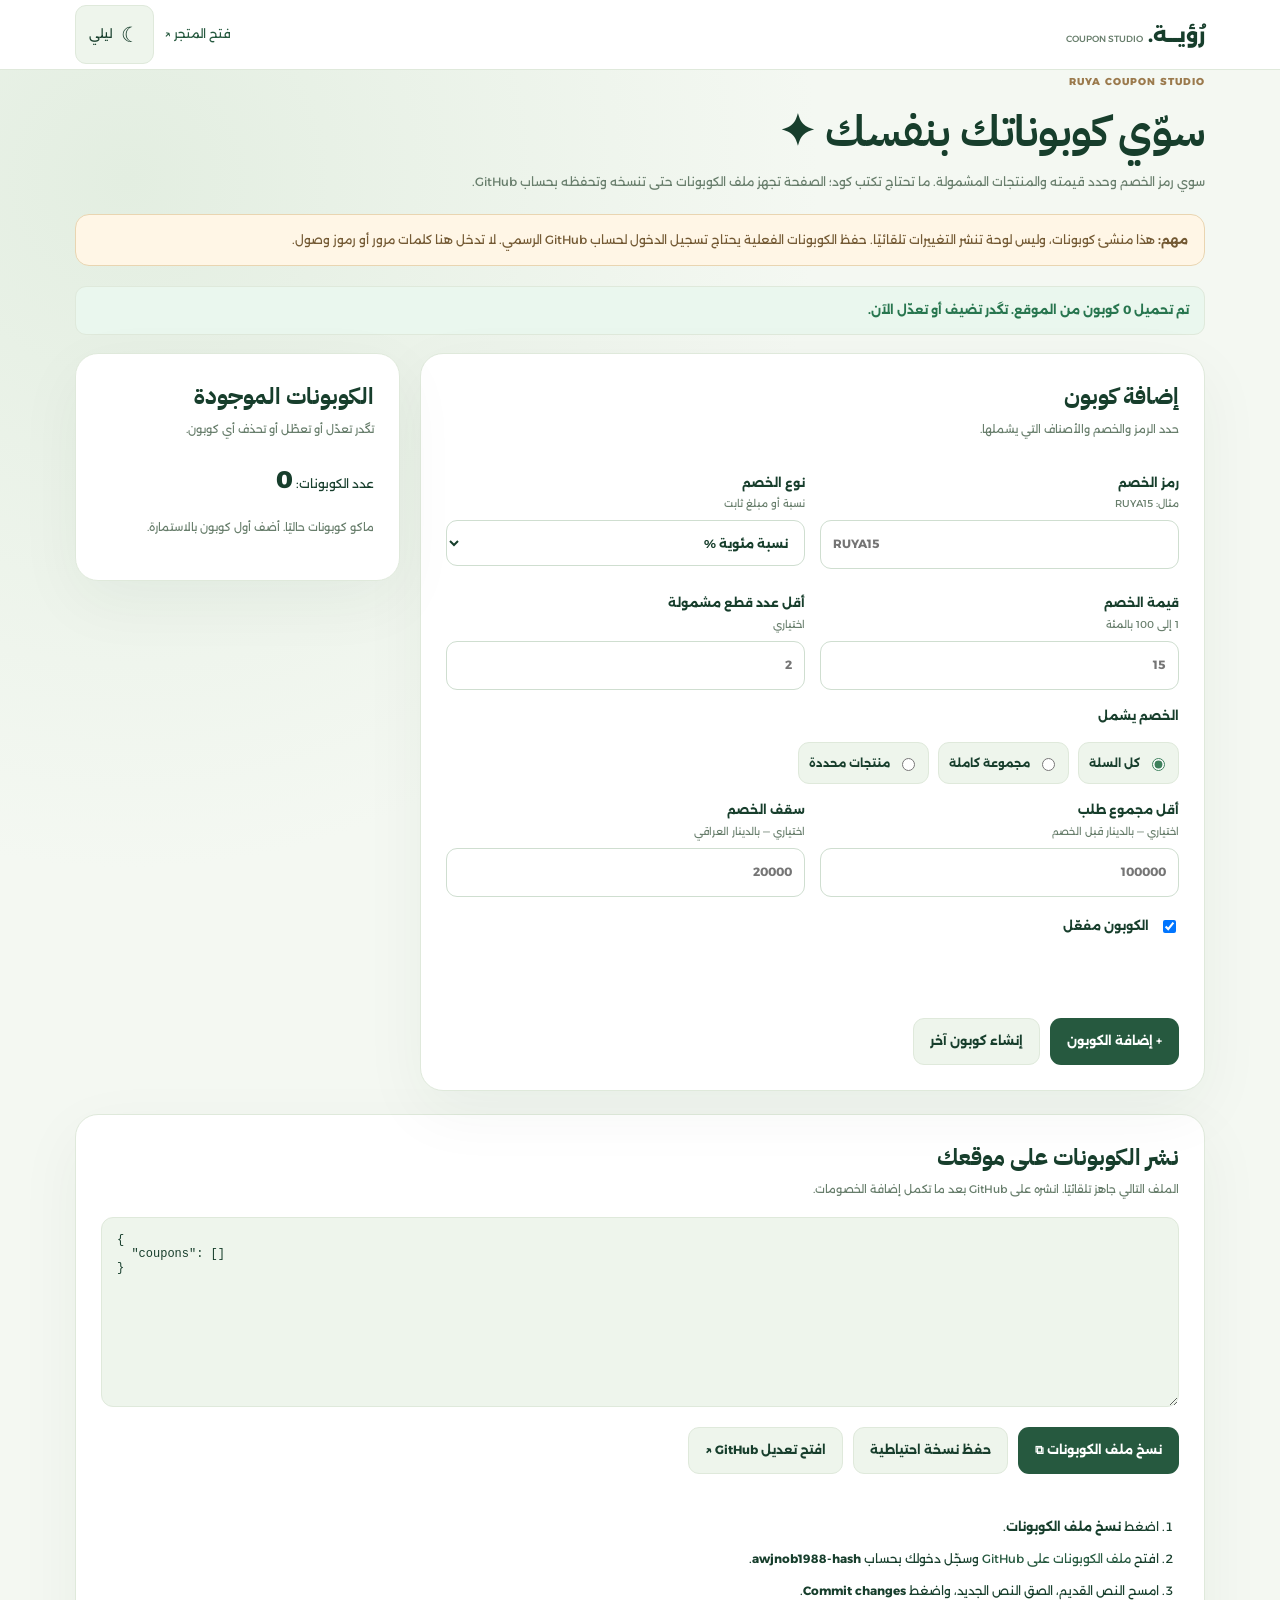
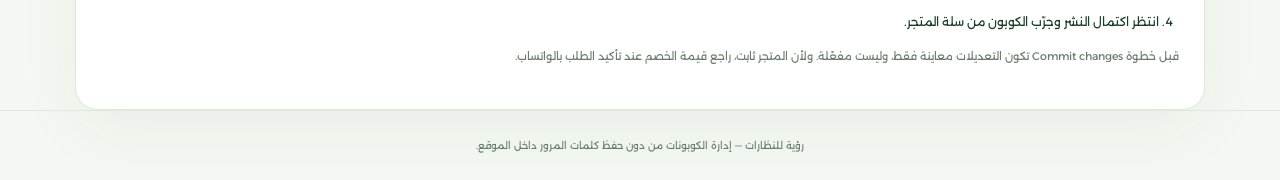
<file: coupon-studio/index.html>
<!doctype html>
<html lang="ar" dir="rtl"><head>
<meta charset="utf-8"><meta name="viewport" content="width=device-width,initial-scale=1"><meta name="robots" content="noindex,nofollow"><meta name="theme-color" content="#e9eee9">
<title>صانع كوبونات رؤية | إدارة أكواد الخصم</title>
<script>try{let s=localStorage.getItem('ruyaTheme');document.documentElement.dataset.theme=s==='dark'||s==='light'?s:'light'}catch(e){document.documentElement.dataset.theme='light'}</script>
<link rel="preconnect" href="https://fonts.googleapis.com"><link href="https://fonts.googleapis.com/css2?family=Alexandria:wght@400;500;600;700;800&family=IBM+Plex+Sans+Arabic:wght@700&display=swap" rel="stylesheet">
<style>
:root{color-scheme:light;--bg:#f4f8f2;--panel:#fff;--ink:#173e2c;--muted:#687e6c;--border:#dfe9db;--soft:#eef5ec;--accent:#26593f;--success:#28764f;--error:#b53d39}
*{box-sizing:border-box}html{scroll-behavior:smooth}body{font-family:Alexandria,Tahoma,sans-serif;background:radial-gradient(circle at 10% 10%,#e3eee1,transparent 35%),var(--bg);color:var(--ink);margin:0;font-size:12px;line-height:1.9}h1,h2{font-family:"IBM Plex Sans Arabic",Alexandria,sans-serif;line-height:1.55}button,input,select,textarea{font:inherit}button{cursor:pointer}a{color:var(--accent);text-decoration:none}a:hover{text-decoration:underline}.wrap{max-width:1170px;margin:auto;padding:0 20px}.head{position:sticky;top:0;z-index:15;background:var(--panel);border-bottom:1px solid var(--border)}.bar{min-height:69px;display:flex;gap:13px;align-items:center;justify-content:space-between}.brand{color:var(--ink);font-weight:800;font-size:20px}.brand small{font-size:9px;color:var(--muted);font-weight:500}.nav{display:flex;gap:10px;align-items:center}.theme-toggle{background:var(--soft);border:1px solid var(--border);color:var(--ink);padding:9px 13px;border-radius:11px;display:flex;align-items:center;gap:9px}.theme-toggle [data-theme-icon]{font-size:21px;font-family:Arial,sans-serif}main{padding-top:45px;padding-bottom:60px}.intro h1{font-size:clamp(28px,4vw,43px);margin:6px 0}.intro p{font-size:12px;color:var(--muted);max-width:750px;margin:0 0 16px}.kicker{font-size:10px;letter-spacing:1px;color:#9b7a4d;font-weight:800}.notice{background:#fff6e6;color:#735933;border:1px solid #e9d5b1;border-radius:14px;padding:13px 16px;margin:20px 0;line-height:2}.state{background:var(--soft);padding:12px 15px;border:1px solid var(--border);border-radius:11px;margin-bottom:18px;font-weight:700;color:var(--muted)}.state.error{color:var(--error);background:#fff0ef}.state.success{color:var(--success);background:#eaf7ee}.layout{display:grid;grid-template-columns:1fr 325px;align-items:start;gap:20px}.panel{background:var(--panel);border:1px solid var(--border);border-radius:23px;padding:25px;box-shadow:0 20px 65px rgba(23,62,44,.05)}.panel h2{font-size:23px;margin:0 0 4px}.muted{color:var(--muted);font-size:11px;margin:3px 0 17px}.grid2{display:grid;grid-template-columns:1fr 1fr;gap:8px 15px}.field{display:block;margin-top:15px;font-weight:700;font-size:12px}.field small{display:block;color:var(--muted);font-size:10px;font-weight:400}.field input,.field select{display:block;border:1px solid #cfded0;color:var(--ink);background:var(--panel);width:100%;padding:12px;border-radius:11px;min-height:46px;margin-top:7px}.field .ltr{direction:ltr;text-align:left}.scope{display:flex;gap:9px;flex-wrap:wrap;margin-top:14px}.scope label{border:1px solid var(--border);border-radius:11px;padding:10px;background:var(--soft);font-weight:700;display:flex;align-items:center;gap:7px;font-size:11px}.scope input,.checklist input{accent-color:#3e805c}.checklist{padding:14px;border:1px solid var(--border);background:var(--soft);border-radius:13px;margin-top:12px}.checklist[hidden]{display:none}.checklist label{display:inline-flex;align-items:center;gap:6px;font-size:11px;padding:8px;margin:4px;border-radius:10px;background:var(--panel)}.enabled{display:flex;gap:10px;align-items:center;margin-top:18px;font-weight:700}.actions{display:flex;gap:10px;flex-wrap:wrap;margin-top:20px}.btn{min-height:45px;padding:11px 16px;background:var(--accent);color:white;border:1px solid transparent;border-radius:11px;font-weight:700;font-size:12px;display:inline-flex;align-items:center;justify-content:center;text-decoration:none!important}.btn.secondary{background:var(--soft);border-color:var(--border);color:var(--ink)}.btn.red{background:#fff0ee;color:#a53b33;border-color:#eed0ca}.btn:focus-visible,input:focus-visible,select:focus-visible,textarea:focus-visible{outline:2px solid #97b89f;outline-offset:3px}.message{min-height:18px;font-weight:700;margin-top:12px}.message.error{color:var(--error)}.message.success{color:var(--success)}.sidebar{position:sticky;top:90px}.coupon-list{display:grid;gap:9px;max-height:430px;overflow:auto}.coupon{padding:13px;background:var(--soft);border:1px solid var(--border);border-radius:13px}.coupon strong{font:800 14px Consolas,monospace;direction:ltr;display:inline-block}.coupon p{color:var(--muted);font-size:10px;margin:5px 0 10px}.badge{color:var(--success);font-size:10px;font-weight:700}.badge.off{color:#9e7461}.coupon button{border-radius:9px;background:var(--panel);border:1px solid var(--border);padding:7px 10px;color:var(--ink);font-size:10px;margin-left:4px}.coupon button.danger{color:var(--error)}.count{font-size:24px;font-weight:800}.publish{margin-top:23px}.publish textarea{width:100%;height:190px;display:block;direction:ltr;text-align:left;padding:15px;margin-top:15px;border:1px solid var(--border);border-radius:12px;background:var(--soft);color:var(--ink);font:12px ui-monospace,monospace;white-space:pre;resize:vertical}.publish ol{padding-right:20px;font-size:12px}.publish li{margin:9px 0}.footer{border-top:1px solid var(--border);padding:25px;text-align:center;font-size:10px;color:var(--muted)}
html[data-theme=dark]{color-scheme:dark;--bg:#0f1c14;--panel:#1a2e21;--ink:#edf5ec;--muted:#b0c8b7;--border:#395842;--soft:#26402e;--accent:#42835c;--success:#b3e6bf;--error:#f5b3ac}
html[data-theme=dark] body{background:var(--bg)}html[data-theme=dark] .notice{background:#3e3121;color:#f5dfb1;border-color:#655238}html[data-theme=dark] .state.error{background:#422922}html[data-theme=dark] .state.success{background:#1f412c}html[data-theme=dark] .btn.red{background:#402724;color:#f4b2ab}html[data-theme=dark] .field input,html[data-theme=dark] .field select{border-color:var(--border)}
@media(max-width:880px){.layout{grid-template-columns:1fr}.sidebar{position:static;order:-1}.coupon-list{max-height:290px}}
@media(max-width:520px){.wrap{padding-inline:15px}.bar{min-height:59px}.brand{font-size:18px}.brand small{display:none}.nav a{font-size:10px}.theme-toggle [data-theme-label]{display:none}.grid2{grid-template-columns:1fr;gap:0}.panel{padding:17px}.scope{display:grid;grid-template-columns:1fr}.intro h1{font-size:29px}}
</style><script src="../theme.js?v=1" defer></script></head>
<body><header class="head"><div class="wrap bar"><a href="../" class="brand">رُؤيــة. <small>COUPON STUDIO</small></a><div class="nav"><a href="../" target="_blank" rel="noopener">فتح المتجر ↗</a><button type="button" class="theme-toggle" data-theme-toggle aria-label="تفعيل الوضع الليلي"><span data-theme-icon>☾</span><span data-theme-label>ليلي</span></button></div></div></header>
<main class="wrap">
<div class="intro"><span class="kicker">RUYA COUPON STUDIO</span><h1>سوّي كوبوناتك بنفسك ✦</h1><p>سوي رمز الخصم وحدد قيمته والمنتجات المشمولة. ما تحتاج تكتب كود؛ الصفحة تجهز ملف الكوبونات حتى تنسخه وتحفظه بحساب GitHub.</p></div>
<div class="notice"><b>مهم:</b> هذا منشئ كوبونات، وليس لوحة تنشر التغييرات تلقائيًا. حفظ الكوبونات الفعلية يحتاج تسجيل الدخول لحساب GitHub الرسمي. لا تدخل هنا كلمات مرور أو رموز وصول.</div>
<div id="state" class="state" role="status">جارٍ تحميل الكوبونات الحالية من المتجر...</div>
<div class="layout">
<section class="panel"><h2 id="formTitle">إضافة كوبون</h2><p class="muted">حدد الرمز والخصم والأصناف التي يشملها.</p>
<form id="form">
<div class="grid2">
<label class="field">رمز الخصم <small>مثال: RUYA15</small><input id="code" class="ltr" maxlength="24" placeholder="RUYA15" required autocapitalize="characters" spellcheck="false"></label>
<label class="field">نوع الخصم <small>نسبة أو مبلغ ثابت</small><select id="type"><option value="percent">نسبة مئوية %</option><option value="fixed">مبلغ بالدينار العراقي</option></select></label>
<label class="field">قيمة الخصم <small id="valueHelp">1 إلى 100 بالمئة</small><input id="value" type="number" min="1" max="100" step="1" required placeholder="15"></label>
<label class="field">أقل عدد قطع مشمولة <small>اختياري</small><input id="minQty" type="number" min="1" step="1" placeholder="2"></label>
</div>
<div class="field">الخصم يشمل</div>
<div class="scope"><label><input type="radio" name="scope" value="all" checked> كل السلة</label><label><input type="radio" name="scope" value="categories"> مجموعة كاملة</label><label><input type="radio" name="scope" value="products"> منتجات محددة</label></div>
<div id="categories" class="checklist" hidden><label><input type="checkbox" name="cat" value="medical"> نظارات طبية</label><label><input type="checkbox" name="cat" value="sun"> نظارات شمسية</label><label><input type="checkbox" name="cat" value="lenses"> عدسات</label><label><input type="checkbox" name="cat" value="accessories"> إكسسوارات</label></div>
<div id="products" class="checklist" hidden><label class="field">أرقام المنتجات مفصولة بفواصل <input id="productIds" type="text" class="ltr" placeholder="1, 3, 5"></label><details><summary style="cursor:pointer">اعرض أرقام المنتجات</summary><p id="catalog" class="muted"></p></details></div>
<div class="grid2">
<label class="field">أقل مجموع طلب <small>اختياري — بالدينار قبل الخصم</small><input id="minTotal" type="number" min="0" step="1" placeholder="100000"></label>
<label class="field">سقف الخصم <small>اختياري — بالدينار العراقي</small><input id="maxDiscount" type="number" min="1" step="1" placeholder="20000"></label>
</div>
<label class="enabled"><input type="checkbox" id="enabled" checked> الكوبون مفعّل</label>
<p id="error" class="message error" role="alert"></p><p id="success" class="message success" role="status"></p>
<div class="actions"><button class="btn" type="submit" id="save">+ إضافة الكوبون</button><button class="btn secondary" id="reset" type="button">إنشاء كوبون آخر</button></div>
</form></section>
<aside class="sidebar"><div class="panel"><h2>الكوبونات الموجودة</h2><p class="muted">تگدر تعدّل أو تعطّل أو تحذف أي كوبون.</p><p>عدد الكوبونات: <span class="count" id="count">0</span></p><div id="list" class="coupon-list"><p class="muted">بانتظار تحميل القائمة...</p></div></div></aside>
</div>
<section class="panel publish" id="publish"><h2>نشر الكوبونات على موقعك</h2><p class="muted">الملف التالي جاهز تلقائيًا. انشره على GitHub بعد ما تكمل إضافة الخصومات.</p>
<textarea id="output" readonly spellcheck="false" aria-label="ملف الكوبونات"></textarea>
<div class="actions"><button class="btn" id="copy" type="button">نسخ ملف الكوبونات ⧉</button><button class="btn secondary" type="button" id="download">حفظ نسخة احتياطية</button><a class="btn secondary" target="_blank" rel="noopener" href="https://github.com/awjnob1988-hash/awjnob1988-hash.github.io/edit/main/coupons.json">افتح تعديل GitHub ↗</a></div><p id="copyMessage" class="message success" role="status"></p>
<ol><li>اضغط <b>نسخ ملف الكوبونات</b>.</li><li>افتح <a href="https://github.com/awjnob1988-hash/awjnob1988-hash.github.io/edit/main/coupons.json" target="_blank" rel="noopener">ملف الكوبونات على GitHub</a> وسجّل دخولك بحساب <b dir="ltr">awjnob1988-hash</b>.</li><li>امسح النص القديم، الصق النص الجديد، واضغط <b>Commit changes</b>.</li><li>انتظر اكتمال النشر وجرّب الكوبون من سلة المتجر.</li></ol>
<p class="muted">قبل خطوة Commit changes تكون التعديلات معاينة فقط، وليست مفعّلة. ولأن المتجر ثابت، راجع قيمة الخصم عند تأكيد الطلب بالواتساب.</p>
</section></main><footer class="footer">رؤية للنظارات — إدارة الكوبونات من دون حفظ كلمات المرور داخل الموقع.</footer>
<script>
"use strict";
const $=id=>document.getElementById(id);
const normalize=c=>String(c||"").trim().toUpperCase().replace(/\s+/g,"");
const clean=s=>String(s).replace(/[&<>"']/g,c=>({"&":"&amp;","<":"&lt;",">":"&gt;",'"':"&quot;","'":"&#39;"}[c]));
const productNames=[[1,"إطار كلاسيك أسود"],[2,"شمسية بني كلاسيك"],[3,"إطار ميتال الدائري"],[4,"شمسية بلاك إيدج"],[5,"إطار سيلفر لايت"],[6,"شمسية أمبر العصرية"],[7,"عدسات لاصقة يومية"],[8,"حافظة نظارات أنيقة"],[9,"مجموعة العناية بالعدسات"],[10,"حافظة عدسات السفر"]];
$("catalog").textContent=productNames.map(a=>a[0]+" = "+a[1]).join(" | ");
let coupons=[],loaded=false,editing=null;
const choice=()=>document.querySelector('input[name="scope"]:checked').value;
function refreshScope(){$("categories").hidden=choice()!=="categories";$("products").hidden=choice()!=="products";}
function refreshType(){$("value").max=$("type").value==="percent"?"100":"100000000";$("valueHelp").textContent=$("type").value==="percent"?"1 إلى 100 بالمئة":"مبلغ ثابت بالدينار";}
function optNumber(id,name,zero=false){const raw=$(id).value.trim();if(!raw)return null;const n=Number(raw);if(!Number.isSafeInteger(n)||n<(zero?0:1))throw Error("القيمة "+name+" يجب أن تكون رقمًا صحيحًا.");return n;}
function readRule(){
 const code=normalize($("code").value),type=$("type").value,value=Number($("value").value);
 if(!/^[A-Z0-9_-]{3,24}$/.test(code))throw Error("الرمز لازم يكون 3 إلى 24 حرف إنكليزي أو رقم، وممكن - أو _.");
 if(!Number.isFinite(value)||value<=0)throw Error("أدخل قيمة خصم صحيحة.");
 if(type==="percent"&&value>100)throw Error("النسبة لا تتجاوز 100٪.");
 if(type==="fixed"&&(!Number.isSafeInteger(value)||value>100000000))throw Error("المبلغ الثابت لازم يكون رقم صحيح بالدينار.");
 const item={code,type,value},scope=choice();
 if(scope==="categories"){const cats=[...document.querySelectorAll('input[name="cat"]:checked')].map(i=>i.value);if(!cats.length)throw Error("اختار تصنيفًا واحدًا على الأقل.");item.categories=cats;}
 if(scope==="products"){const terms=$("productIds").value.split(/[\s,،]+/).filter(Boolean),ids=[...new Set(terms.map(Number))];if(!ids.length||ids.some(x=>!Number.isSafeInteger(x)||x<=0))throw Error("حدد أرقام المنتجات مثل 1, 3, 5.");item.productIds=ids;}
 const mq=optNumber("minQty","أقل كمية"),mt=optNumber("minTotal","أقل مجموع",true),md=optNumber("maxDiscount","سقف الخصم");
 if(mq!==null)item.minQuantity=mq;
 if(mt!==null)item.minCartTotal=mt;
 if(md!==null)item.maxDiscount=md;
 if(!$("enabled").checked)item.enabled=false;
 return item;
}
function resetForm(){
 $("form").reset();editing=null;$("save").textContent="+ إضافة الكوبون";$("formTitle").textContent="إضافة كوبون";$("error").textContent="";$("success").textContent="";refreshScope();refreshType();
}
function scopeText(c){
 const cats={medical:"طبية",sun:"شمسية",lenses:"عدسات",accessories:"إكسسوارات"};
 if(c.productIds&&c.productIds.length)return "منتجات: "+c.productIds.join("، ");
 if(c.categories&&c.categories.length)return "مجموعات: "+c.categories.map(x=>cats[x]||x).join("، ");
 return "جميع المنتجات";
}
function render(){
 $("count").textContent=coupons.length;
 $("list").innerHTML=coupons.length?coupons.map(c=>{
 const name=clean(normalize(c.code));const amount=c.type==="percent"?c.value+"٪":Number(c.value).toLocaleString("en-US")+" د.ع";
 return '<div class="coupon"><strong>'+name+'</strong> <span class="badge '+(c.enabled===false?"off":"")+'">'+(c.enabled===false?"معطّل":"مفعّل")+'</span><p>'+clean(amount)+" — "+clean(scopeText(c))+'</p><button data-op="edit" data-code="'+name+'">تعديل</button><button data-op="toggle" data-code="'+name+'">'+(c.enabled===false?"تفعيل":"تعطيل")+'</button><button class="danger" data-op="delete" data-code="'+name+'">حذف</button></div>';
 }).join(""):'<p class="muted">ماكو كوبونات حاليًا. أضف أول كوبون بالاستمارة.</p>';
 $("output").value=JSON.stringify({coupons},null,2)+"\n";
}
function fill(code){
 const c=coupons.find(x=>normalize(x.code)===code);if(!c)return;
 resetForm();editing=code;$("code").value=normalize(c.code);$("type").value=c.type;$("value").value=c.value;
 $("minQty").value=c.minQuantity??"";$("minTotal").value=c.minCartTotal??"";$("maxDiscount").value=c.maxDiscount??"";$("enabled").checked=c.enabled!==false;
 let scope="all";
 if(c.productIds&&c.productIds.length){scope="products";$("productIds").value=c.productIds.join(", ");}
 else if(c.categories&&c.categories.length){scope="categories";document.querySelectorAll('input[name="cat"]').forEach(x=>x.checked=c.categories.includes(x.value));}
 document.querySelector('input[name="scope"][value="'+scope+'"]').checked=true;refreshType();refreshScope();$("formTitle").textContent="تعديل "+code;$("save").textContent="حفظ تعديل الكوبون";window.scrollTo({top:0,behavior:"smooth"});
}
$("form").addEventListener("submit",e=>{
 e.preventDefault();if(!loaded)return;
 $("error").textContent="";$("success").textContent="";
 try{const rule=readRule(),existing=coupons.findIndex(c=>normalize(c.code)===rule.code);
 if(existing>=0&&editing!==rule.code)throw Error("الرمز موجود مسبقًا، اختار رمز ثاني أو اضغط تعديل.");
 if(editing){const old=coupons.findIndex(c=>normalize(c.code)===editing);if(old<0)throw Error("الكوبون المطلوب تعديله غير موجود.");if(existing>=0&&existing!==old)throw Error("هذا الرمز مستخدم.");coupons[old]=rule;}else coupons.push(rule);
 resetForm();render();$("success").textContent="انضاف للقائمة. انسخ الملف واحفظه على GitHub حتى يصير الكوبون فعّال.";
 }catch(err){$("error").textContent=err.message;}
});
$("list").addEventListener("click",e=>{
 const b=e.target.closest("button[data-op]");if(!b)return;const code=b.dataset.code;
 if(b.dataset.op==="edit")fill(code);
 if(b.dataset.op==="toggle"){const c=coupons.find(c=>normalize(c.code)===code);if(c){c.enabled=c.enabled===false?true:false;render();}}
 if(b.dataset.op==="delete"){if(!confirm("تحذف كوبون "+code+"؟"))return;coupons=coupons.filter(c=>normalize(c.code)!==code);if(editing===code)resetForm();render();}
});
$("reset").addEventListener("click",resetForm);
document.querySelectorAll('input[name="scope"]').forEach(x=>x.addEventListener("change",refreshScope));$("type").addEventListener("change",refreshType);
$("copy").addEventListener("click",async()=>{
 if(!loaded)return;try{await navigator.clipboard.writeText($("output").value);$("copyMessage").textContent="تم النسخ. الصق المحتوى في ملف GitHub ثم اضغط Commit changes.";}catch(e){$("output").focus();$("output").select();$("copyMessage").textContent="حددنا النص؛ انسخه يدويًا ثم الصقه في GitHub.";}
});
$("download").addEventListener("click",()=>{
 if(!loaded)return;const blob=new Blob([$("output").value],{type:"application/json;charset=utf-8"}),url=URL.createObjectURL(blob),a=document.createElement("a");a.href=url;a.download="coupons.json";document.body.appendChild(a);a.click();a.remove();setTimeout(()=>URL.revokeObjectURL(url),500);
});
async function loadCoupons(){
 try{
 const res=await fetch("../coupons.json?t="+Date.now(),{cache:"no-store"});if(!res.ok)throw Error("HTTP "+res.status);
 const json=await res.json();if(!Array.isArray(json.coupons))throw Error("صيغة كوبونات غير صحيحة");
 coupons=json.coupons.filter(x=>x&&typeof x==="object"&&!Array.isArray(x));loaded=true;render();$("state").textContent="تم تحميل "+coupons.length+" كوبون من الموقع. تگدر تضيف أو تعدّل الآن.";$("state").className="state success";
 $("form").querySelectorAll("input,select,button").forEach(i=>i.disabled=false);
 }catch(err){$("state").className="state error";$("state").textContent="ما گدرنا نحمل الكوبونات الحالية. لا تسوي ملف جديد حتى تعيد المحاولة حتى ما تضيع الإعدادات السابقة.";$("output").value="";$("copy").disabled=true;$("download").disabled=true;}
}
$("form").querySelectorAll("input,select,button").forEach(i=>i.disabled=true);refreshScope();refreshType();loadCoupons();
</script></body></html>
</file>
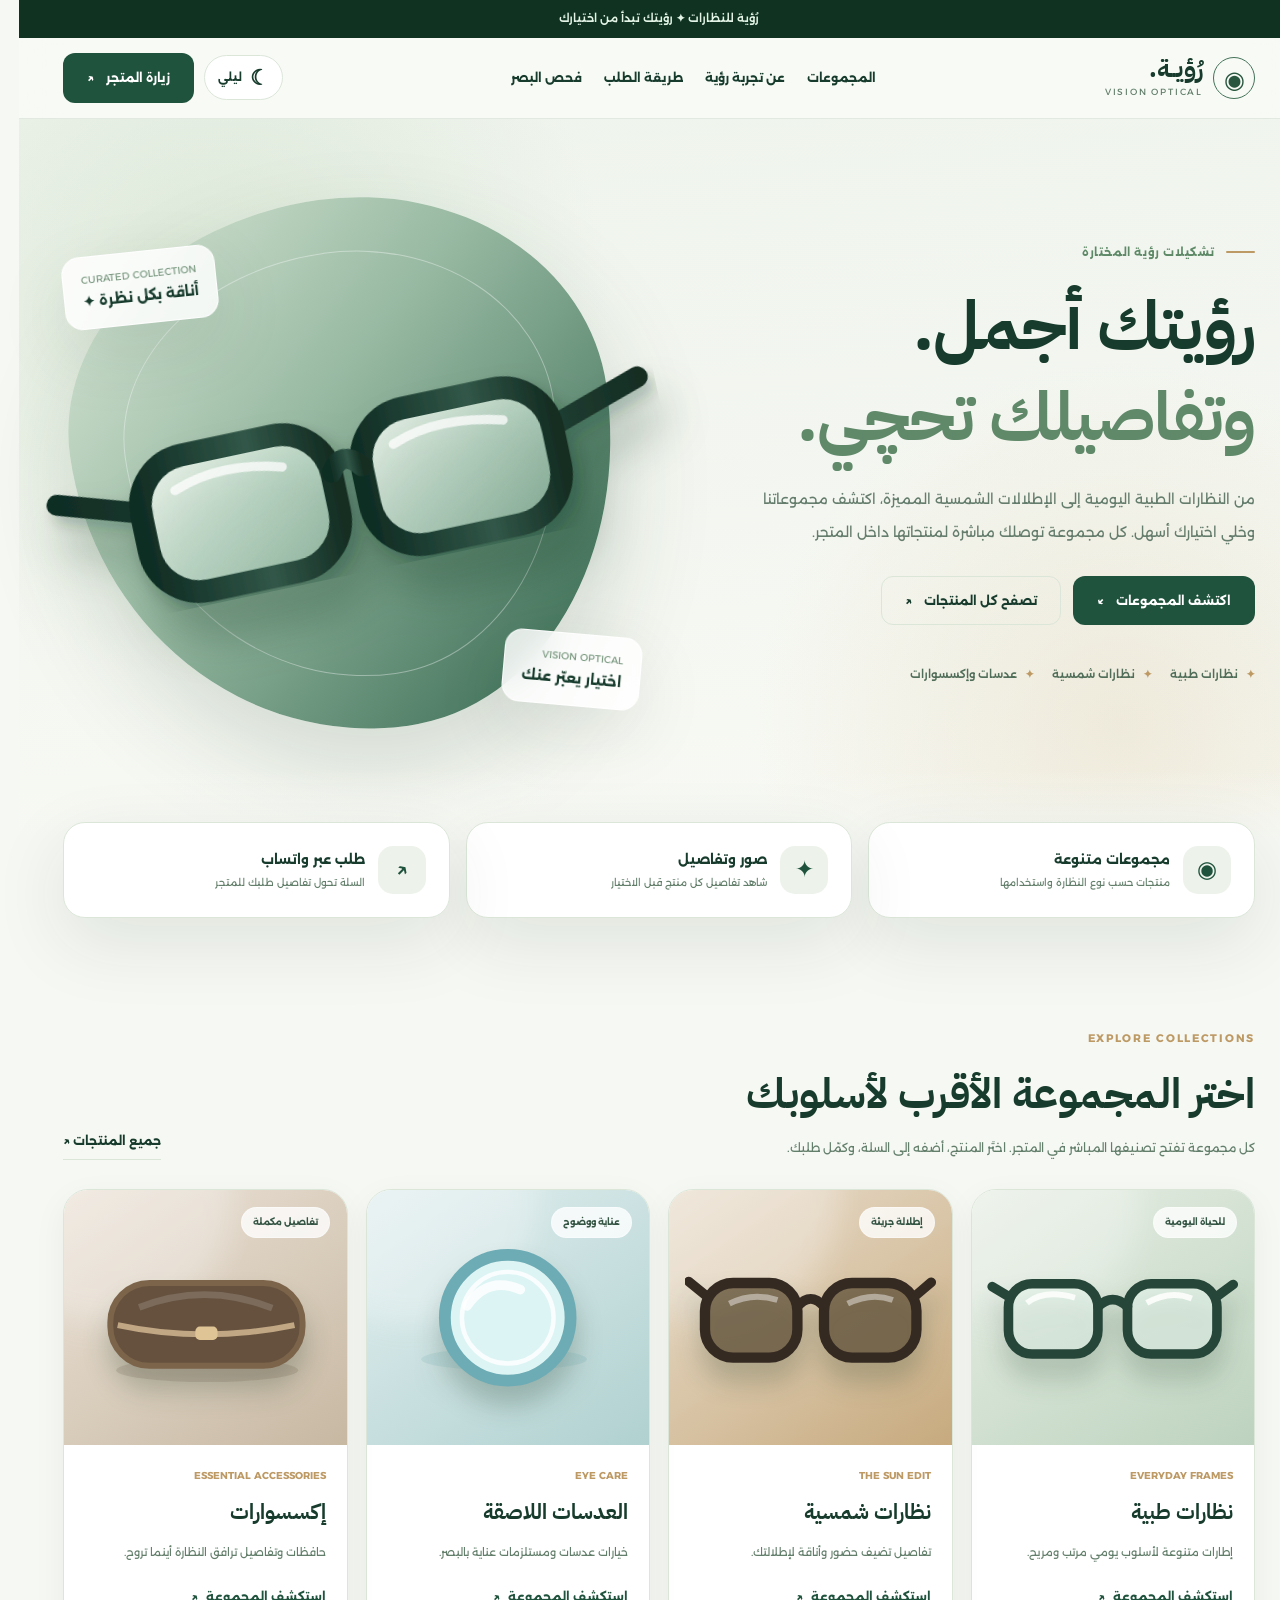
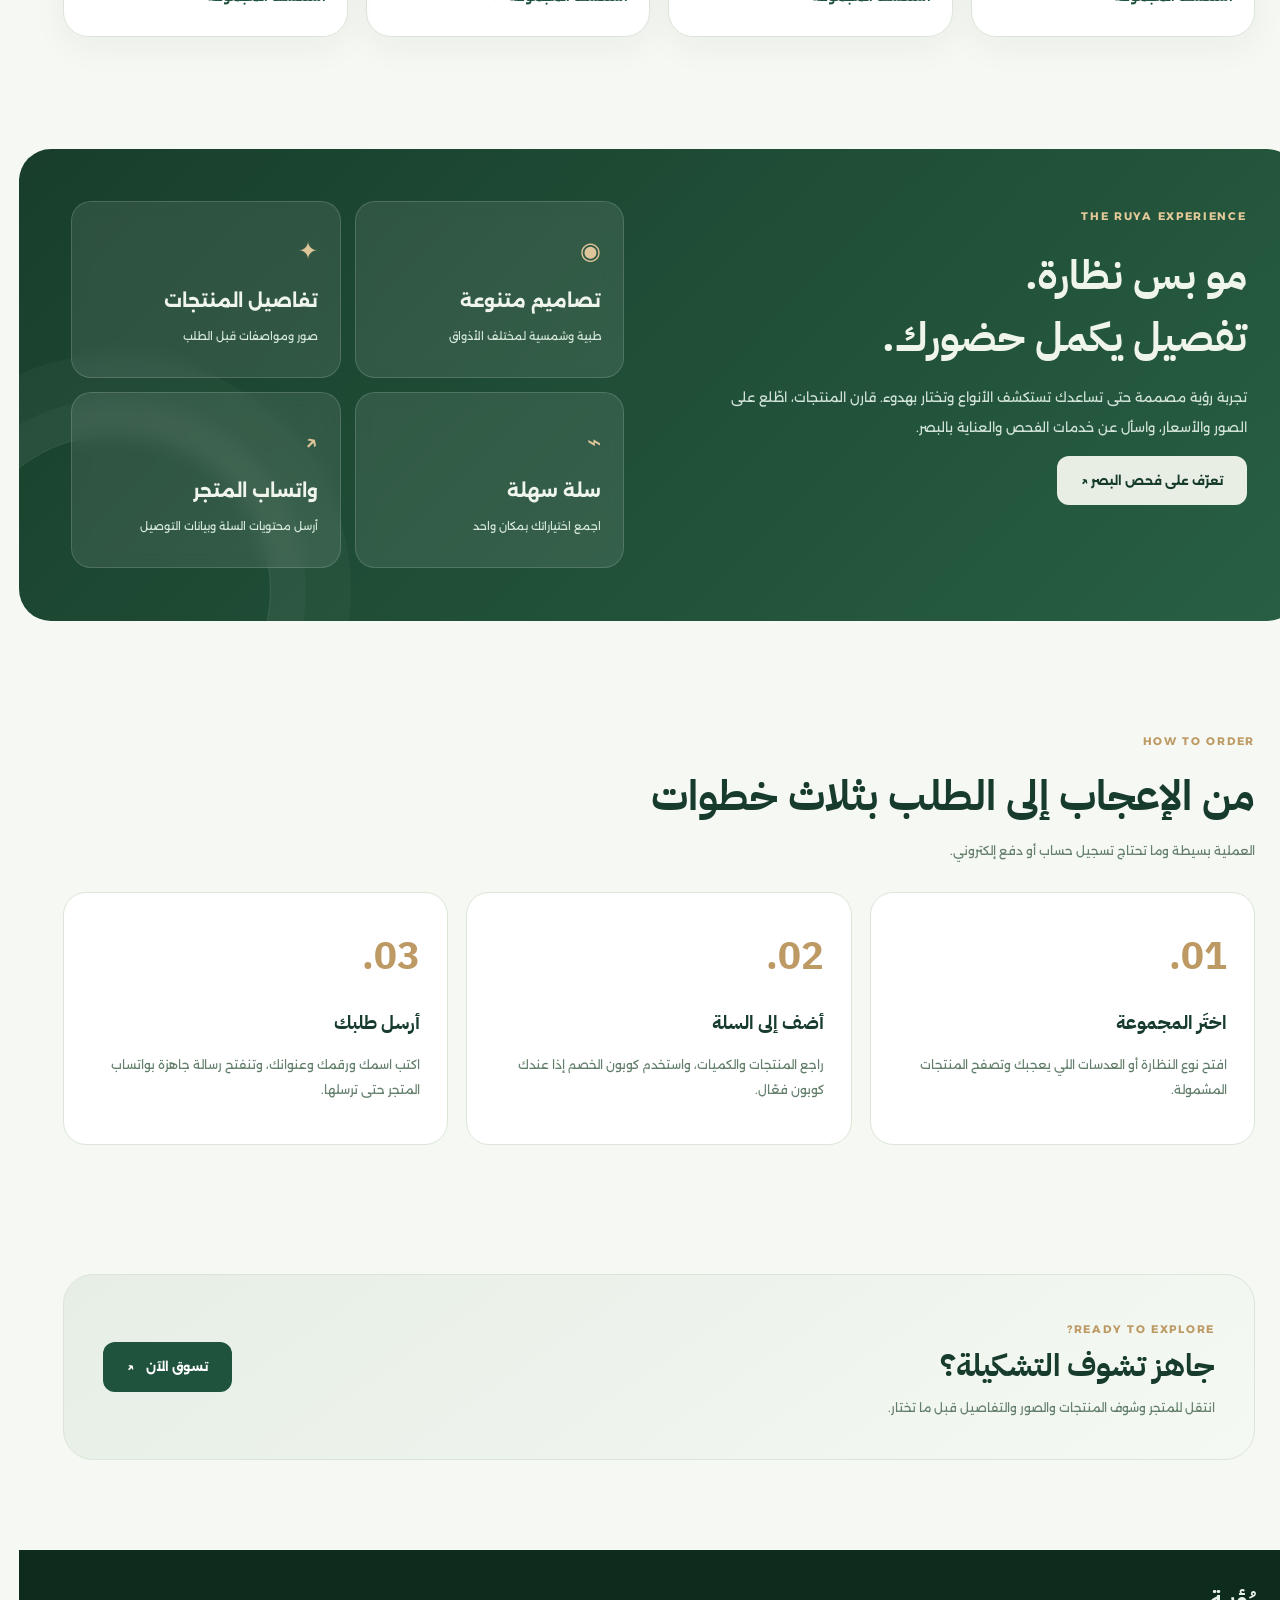
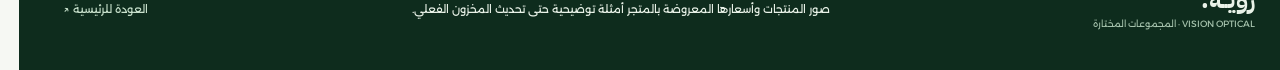
<file: offers/index.html>
<!doctype html>
<html lang="ar" dir="rtl">
<head>
<meta charset="utf-8"><meta name="viewport" content="width=device-width,initial-scale=1">
<meta name="theme-color" content="#e9eee9">
<meta name="description" content="رؤية للنظارات | اكتشف مجموعات النظارات الطبية والشمسية والعدسات وإكسسوارات العناية بالبصر، وتابع طلبك عبر المتجر.">
<meta property="og:title" content="مجموعات رؤية | رؤيتك، بأناقة">
<meta property="og:description" content="مجموعات مختارة من النظارات والعدسات والإكسسوارات. اكتشفها في متجر رؤية.">
<title>مجموعات رؤية | رؤيتك، بأناقة</title>
<script>try{const p=localStorage.getItem('ruyaTheme');document.documentElement.dataset.theme=p==='dark'||p==='light'?p:(window.matchMedia&&window.matchMedia('(prefers-color-scheme: dark)').matches?'dark':'light')}catch(e){document.documentElement.dataset.theme='light'}</script>
<link rel="preconnect" href="https://fonts.googleapis.com">
<link rel="preconnect" href="https://fonts.gstatic.com" crossorigin>
<link href="https://fonts.googleapis.com/css2?family=Alexandria:wght@400;500;600;700;800&family=IBM+Plex+Sans+Arabic:wght@600;700&display=swap" rel="stylesheet">
<style>
:root{--back:#f6f8f3;--panel:#fff;--panel2:#edf3eb;--ink:#173c2d;--dim:#637f6b;--line:#dbe6d8;--green:#20533d;--gold:#bd9964;--shadow:0 24px 72px rgba(25,59,38,.10);color-scheme:light}
*{box-sizing:border-box}
html{scroll-behavior:smooth;scroll-padding-top:90px}
body{margin:0;color:var(--ink);background:var(--back);font-family:"Alexandria",Tahoma,sans-serif;line-height:1.8;overflow-x:hidden}
h1,h2,h3,.wordmark,.number{font-family:"IBM Plex Sans Arabic","Alexandria",sans-serif}
a{text-decoration:none;color:inherit}
button{font:inherit;cursor:pointer}
.wrap{max-width:1300px;margin-inline:auto;padding-inline:clamp(18px,3.5vw,44px)}
.mini-top{text-align:center;background:#103321;color:#e3f4e6;padding:9px 15px;font-size:11px;font-weight:600}
.top{position:sticky;top:0;z-index:40;backdrop-filter:blur(19px);-webkit-backdrop-filter:blur(19px);background:rgba(247,250,245,.88);border-bottom:1px solid rgba(40,76,45,.10)}
.nav{display:flex;align-items:center;gap:24px;min-height:80px}
.brand{display:flex;align-items:center;gap:10px;margin-inline-end:auto}
.brand-symbol{display:grid;place-items:center;border:1.5px solid #447258;width:42px;height:42px;border-radius:50%;font-size:24px;color:#29563e}
.wordmark{display:block;font-size:25px;font-weight:700;line-height:1.15}
.brand small{font-size:9px;letter-spacing:1.8px;color:var(--dim);display:block}
.navlinks{display:flex;gap:22px;align-items:center;font-size:12px;font-weight:700}
.navlinks a:hover,.subtle:hover{color:var(--gold)}
.navtools{display:flex;align-items:center;gap:10px;margin-inline-start:auto}
.theme-toggle{border-radius:99px;border:1px solid var(--line);display:inline-flex;align-items:center;gap:8px;padding:11px 13px;background:var(--panel);color:var(--ink);font-size:11px;font-weight:700}
.theme-toggle [data-theme-icon]{font-family:Arial,sans-serif;font-size:21px;line-height:1}
.theme-toggle:focus-visible,a:focus-visible{outline:3px solid #9ebcaa;outline-offset:3px}
.button{border-radius:12px;background:var(--green);color:white;padding:13px 23px;display:inline-flex;align-items:center;justify-content:center;gap:12px;font-weight:700;font-size:12px;min-height:48px;border:1px solid transparent;transition:transform .24s,background .24s}
.button:hover{background:#376d50;transform:translateY(-2px)}
.button.line{background:transparent;color:var(--ink);border-color:var(--line)}
.button.line:hover{background:var(--panel)}
.hero{isolation:isolate;position:relative;padding:65px 0 86px;background:radial-gradient(circle at 16% 25%,rgba(197,218,191,.48),transparent 32%),radial-gradient(circle at 86% 84%,rgba(216,194,151,.26),transparent 29%),linear-gradient(175deg,#eff4ed,#f8f9f4)}
.hero-grid{display:grid;grid-template-columns:1fr 1.02fr;gap:clamp(22px,5vw,70px);align-items:center}
.hero-copy{padding:30px 0 40px}
.kicker{display:flex;align-items:center;gap:11px;color:#5e8967;font-weight:700;font-size:11px;letter-spacing:.6px}
.kicker:before{content:"";width:29px;height:2px;background:var(--gold);border-radius:8px}
.hero h1{font-size:clamp(47px,5.3vw,78px);line-height:1.33;font-weight:700;letter-spacing:-1.2px;margin:19px 0 21px;max-width:600px}
.hero h1 span{color:#60896a}
.hero p{color:#657d6d;font-size:14px;line-height:2.35;max-width:510px;margin:0 0 27px}
.actions{display:flex;gap:12px;flex-wrap:wrap;margin-bottom:40px}
.hero-checks{display:flex;align-items:center;gap:18px;flex-wrap:wrap;color:#516e5a;font-size:11px;font-weight:600}
.hero-checks span:before{content:"✦";margin-inline-end:8px;color:var(--gold)}
.visual{min-height:570px;position:relative;display:grid;place-items:center}
.visual-shell{position:absolute;inset:15px 3% 22px 2%;border-radius:52% 48% 45% 55% / 41% 42% 58% 59%;background:linear-gradient(136deg,#dceada,#95b7a0 44%,#2e624a 100%);box-shadow:0 45px 100px rgba(29,73,44,.16);transform:rotate(-8deg)}
.visual-shell:before{content:"";position:absolute;inset:10%;border:1px solid rgba(255,255,255,.36);border-radius:inherit}
.visual-frame{position:relative;z-index:1;width:112%;max-width:670px;transform:rotate(-12deg);filter:drop-shadow(10px 36px 22px rgba(13,49,29,.32))}
.visual-frame svg{display:block;width:100%}
.orbit{position:absolute;z-index:2;display:flex;flex-direction:column;background:rgba(255,255,255,.83);backdrop-filter:blur(15px);-webkit-backdrop-filter:blur(15px);border:1px solid rgba(255,255,255,.75);border-radius:18px;padding:14px 18px;box-shadow:var(--shadow)}
.orbit span{color:#7b9981;font-size:10px}
.orbit strong{font-size:14px}
.orbit.one{top:67px;left:0;transform:rotate(-6deg)}
.orbit.two{bottom:48px;right:-8px;transform:rotate(5deg)}
.hero-end{position:absolute;bottom:0;inset-inline:0;height:70px;background:linear-gradient(transparent,var(--back))}
.trust{position:relative;z-index:3;margin-top:-18px;display:grid;grid-template-columns:repeat(3,1fr);gap:16px}
.trust-item{display:flex;align-items:center;gap:13px;padding:23px;background:var(--panel);border:1px solid var(--line);border-radius:22px;box-shadow:var(--shadow)}
.trust-icon{display:grid;place-items:center;width:48px;height:48px;flex-shrink:0;border-radius:15px;background:var(--panel2);font-size:23px;color:var(--green)}
.trust b{display:block;font-size:13px}
.trust p{font-size:10px;color:var(--dim);margin:3px 0 0}
.section{padding-top:105px;padding-bottom:24px}
.section-head{display:flex;align-items:end;gap:30px;justify-content:space-between;margin-bottom:29px}
.eyebrow{font-size:11px;font-weight:700;letter-spacing:1.7px;color:var(--gold)}
.section h2{font-size:clamp(30px,3.3vw,43px);line-height:1.44;margin:12px 0;font-weight:700}
.section-head p{color:var(--dim);font-size:12px;line-height:2;max-width:610px;margin:0}
.subtle{display:inline-block;white-space:nowrap;font-size:12px;font-weight:700;padding-bottom:8px;border-bottom:1px solid var(--line)}
.collection-grid{display:grid;grid-template-columns:repeat(4,1fr);gap:18px}
.collection-card{border-radius:25px;overflow:hidden;background:var(--panel);border:1px solid var(--line);box-shadow:0 10px 34px rgba(22,55,33,.05);transition:transform .3s,box-shadow .3s}
.collection-card:hover{transform:translateY(-6px);box-shadow:var(--shadow)}
.collection-art{height:255px;display:grid;place-items:center;position:relative;overflow:hidden}
.collection-art:before{content:"";position:absolute;border-radius:50%;width:250px;height:250px;opacity:.7;filter:blur(15px);background:rgba(255,255,255,.4);top:-115px;left:-80px}
.collection-art svg{width:89%;position:relative;z-index:1;filter:drop-shadow(1px 19px 13px rgba(20,49,30,.24));transition:transform .3s}
.collection-card:hover svg{transform:scale(1.04) rotate(-3deg)}
.collection-art.medical{background:linear-gradient(145deg,#e8efe5,#bdd3bf)}
.collection-art.sun{background:linear-gradient(145deg,#eadfcf,#c7aa7e)}
.collection-art.lenses{background:linear-gradient(145deg,#e3eff0,#b0d1d0)}
.collection-art.accessories{background:linear-gradient(145deg,#ece3d8,#c7b8a2)}
.collection-art .marker{position:absolute;top:17px;right:17px;background:rgba(255,255,255,.78);border:1px solid rgba(255,255,255,.4);color:#355544;font-size:9px;font-weight:700;border-radius:99px;padding:6px 11px}
.collection-body{padding:22px 21px 25px}
.collection-body small{display:block;color:var(--gold);font-size:10px;font-weight:700}
.collection-body h3{margin:9px 0;font-size:21px}
.collection-body p{margin:0 0 19px;color:var(--dim);font-size:11px;line-height:2}
.card-link{font-size:12px;font-weight:700;color:var(--green)}
.card-link span{margin-inline-start:5px}
.story{display:grid;grid-template-columns:1.08fr 1fr;gap:26px;align-items:stretch;background:linear-gradient(135deg,#183e2b,#285f43);color:#f0f5ec;border-radius:32px;padding:clamp(27px,4.1vw,56px);margin-top:88px;overflow:hidden;position:relative}
.story:after{content:"";position:absolute;left:-60px;bottom:-125px;width:310px;height:310px;border:1px solid rgba(255,255,255,.13);border-radius:50%;box-shadow:0 0 0 35px rgba(255,255,255,.03),0 0 0 80px rgba(255,255,255,.03)}
.story>*{position:relative;z-index:1}
.story h2{font-size:clamp(30px,3.2vw,44px);line-height:1.5;margin:15px 0}
.story p{font-size:13px;color:#d1e2d6;line-height:2.3;max-width:550px}
.story .button{background:#e8eee4;color:#173b29}
.story .button:hover{background:#fff}
.story-mini{display:grid;grid-template-columns:1fr 1fr;gap:14px;align-content:center}
.story-mini div{background:rgba(255,255,255,.09);border:1px solid rgba(255,255,255,.15);border-radius:20px;padding:27px 22px;backdrop-filter:blur(8px)}
.story-mini b{display:block;font-size:18px;margin:12px 0 4px}
.story-mini span{font-size:11px;line-height:2;color:#d6e9da}
.story-mini i{font-style:normal;font-size:24px;color:#dfc59a}
.steps{display:grid;grid-template-columns:repeat(3,1fr);gap:18px;margin-bottom:105px}
.step{background:var(--panel);border:1px solid var(--line);border-radius:23px;padding:30px 27px}
.number{font-size:38px;color:var(--gold);font-weight:700}
.step h3{font-size:19px;margin:14px 0 6px}
.step p{font-size:12px;color:var(--dim);line-height:2.1}
.finish{margin:0 0 90px;background:linear-gradient(145deg,#e6eee5,#f5f9f3);border-radius:30px;padding:39px;display:flex;align-items:center;gap:25px;justify-content:space-between;border:1px solid var(--line)}
.finish h2{font-size:31px;line-height:1.5;margin:0 0 6px}
.finish p{font-size:12px;color:var(--dim);margin:0;line-height:2}
.footer{background:#0e2c1d;color:#e9f2e8;padding:36px 0}
.foot{display:flex;justify-content:space-between;align-items:center;gap:20px;font-size:11px}
.foot a{color:#c9e2cd}
.foot small{color:#a4c1ab}
.mobile-cta{display:none}
@media(max-width:1050px){
 .navlinks{gap:13px;font-size:11px}
 .hero-grid{grid-template-columns:1fr 1fr}
 .visual{min-height:440px}
 .collection-grid{grid-template-columns:repeat(2,1fr)}
 .collection-art{height:290px}
}
@media(max-width:720px){
 html{scroll-padding-top:78px}
 .nav{min-height:70px;gap:11px}
 .navlinks{display:none}
 .navtools .button{display:none}
 .brand-symbol{width:35px;height:35px;font-size:21px}
 .wordmark{font-size:22px}
 .theme-toggle{padding:8px 10px;min-height:39px}
 .theme-toggle [data-theme-label]{display:none}
 .mini-top{font-size:9px}
 .hero{padding:20px 0 40px}
 .hero-grid{grid-template-columns:1fr;gap:0}
 .hero-copy{padding:38px 0 9px}
 .hero h1{font-size:clamp(43px,11vw,55px);letter-spacing:0}
 .hero p{font-size:12px;line-height:2.2}
 .actions{margin-bottom:15px}
 .actions .button{font-size:11px;padding:11px 15px;min-height:44px}
 .hero-checks{gap:10px;font-size:9px}
 .visual{min-height:380px}
 .visual-shell{inset:15px 3% 12px 1%}
 .visual-frame{width:115%}
 .orbit{padding:9px 11px;border-radius:13px}
 .orbit span{font-size:8px}
 .orbit strong{font-size:11px}
 .orbit.one{top:35px;left:0}
 .orbit.two{bottom:30px;right:0}
 .trust{grid-template-columns:1fr;gap:9px;margin-top:8px}
 .trust-item{padding:14px 17px}
 .trust-icon{width:38px;height:38px;font-size:18px}
 .section{padding-top:62px}
 .section-head{align-items:start;gap:10px;flex-wrap:wrap;margin-bottom:23px}
 .section h2{font-size:28px}
 .collection-grid{gap:11px}
 .collection-art{height:180px}
 .collection-art svg{width:95%}
 .collection-body{padding:15px 13px 18px}
 .collection-body h3{font-size:15px;line-height:1.6;margin:6px 0}
 .collection-body p{font-size:10px;line-height:1.8;min-height:54px;margin-bottom:12px}
 .collection-art .marker{font-size:8px;top:10px;right:9px;padding:4px 8px}
 .card-link{font-size:10px}
 .story{grid-template-columns:1fr;gap:20px;margin-top:65px;padding:25px 20px}
 .story h2{font-size:29px}
 .story p{font-size:12px}
 .story-mini div{padding:16px}
 .story-mini b{font-size:14px}
 .steps{grid-template-columns:1fr;margin-bottom:55px;gap:11px}
 .step{padding:22px}
 .number{font-size:30px}
 .finish{margin-bottom:75px;padding:25px;display:block}
 .finish h2{font-size:26px}
 .finish .button{margin-top:20px}
 .foot{flex-direction:column;align-items:flex-start}
 .mobile-cta{position:fixed;z-index:35;bottom:calc(14px + env(safe-area-inset-bottom));left:16px;right:16px;display:flex;justify-content:center;background:#25583d;color:white;padding:13px;border-radius:16px;font-weight:700;font-size:12px;box-shadow:0 12px 40px rgba(0,0,0,.2)}
}
html[data-theme="dark"]{color-scheme:dark;--back:#0d1912;--panel:#182d21;--panel2:#263f2d;--ink:#eff6ed;--dim:#adc3ae;--line:#35523d;--green:#88c59b;--shadow:0 25px 60px rgba(0,0,0,.31)}
html[data-theme="dark"] .mini-top{background:#08150c}
html[data-theme="dark"] .top{background:rgba(15,28,20,.92);border-color:#2d4733}
html[data-theme="dark"] .brand-symbol{color:#c9e5ce;border-color:#7ca88a}
html[data-theme="dark"] .button{background:#36784d;color:#fff}
html[data-theme="dark"] .button.line{background:#1d3425;color:#e9f4e9;border-color:#456349}
html[data-theme="dark"] .hero{background:radial-gradient(circle at 15% 20%,rgba(48,96,58,.32),transparent 37%),linear-gradient(150deg,#142c1d,#0c1c12)}
html[data-theme="dark"] .hero h1 span{color:#b2e0b2}
html[data-theme="dark"] .hero p,html[data-theme="dark"] .hero-checks,html[data-theme="dark"] .section-head p{color:#b7cbbb}
html[data-theme="dark"] .visual-shell{background:linear-gradient(130deg,#214733,#3d7150 50%,#192d1e)}
html[data-theme="dark"] .orbit{background:rgba(22,46,29,.93);border-color:#55735b}
html[data-theme="dark"] .orbit span{color:#b3c9b5}
html[data-theme="dark"] .hero-end{background:linear-gradient(transparent,var(--back))}
html[data-theme="dark"] .trust-item,html[data-theme="dark"] .collection-card,html[data-theme="dark"] .step{background:#192f22;border-color:#355441}
html[data-theme="dark"] .collection-body small{color:#e0bc80}
html[data-theme="dark"] .collection-body h3{color:#eff7ef}
html[data-theme="dark"] .collection-art{filter:brightness(.88)}
html[data-theme="dark"] .card-link{color:#a5deb0}
html[data-theme="dark"] .story{background:linear-gradient(135deg,#204631,#102c1c)}
html[data-theme="dark"] .story .button{background:#d3e4d4;color:#122b1d}
html[data-theme="dark"] .finish{background:linear-gradient(145deg,#1f3828,#162c1f)}
html[data-theme="dark"] .footer{background:#07160b}
html[data-theme="dark"] .mobile-cta{background:#3e8055}
@media(prefers-reduced-motion:reduce){html{scroll-behavior:auto}.button,.collection-card,.collection-art svg{transition:none}}
</style>
<script src="../theme.js?v=1" defer></script>
</head>
<body>
<div class="mini-top">رُؤية للنظارات <span aria-hidden="true">✦</span> رؤيتك تبدأ من اختيارك</div>
<header class="top"><div class="wrap nav">
<a class="brand" href="../" aria-label="رؤية — الصفحة الرئيسية"><span class="brand-symbol" aria-hidden="true">◉</span><span><b class="wordmark">رُؤيــة.</b><small>VISION OPTICAL</small></span></a>
<nav class="navlinks" aria-label="روابط صفحة المجموعات"><a href="#collections">المجموعات</a><a href="#story">عن تجربة رؤية</a><a href="#how">طريقة الطلب</a><a href="../#exam">فحص البصر</a></nav>
<div class="navtools">
<button type="button" class="theme-toggle" data-theme-toggle aria-label="تفعيل الوضع الليلي" title="تبديل المظهر"><span data-theme-icon aria-hidden="true">☾</span><span data-theme-label>ليلي</span></button>
<a class="button" href="../#products">زيارة المتجر <span aria-hidden="true">↗</span></a>
</div></div></header>
<main>
<section class="hero"><div class="wrap hero-grid"><div class="hero-copy">
<span class="kicker">تشكيلات رؤية المختارة</span>
<h1>رؤيتك أجمل.<br><span>وتفاصيلك تحچي.</span></h1>
<p>من النظارات الطبية اليومية إلى الإطلالات الشمسية المميزة، اكتشف مجموعاتنا وخلي اختيارك أسهل. كل مجموعة توصلك مباشرة لمنتجاتها داخل المتجر.</p>
<div class="actions"><a class="button" href="#collections">اكتشف المجموعات <span aria-hidden="true">↙</span></a><a class="button line" href="../#products">تصفح كل المنتجات <span aria-hidden="true">↗</span></a></div>
<div class="hero-checks"><span>نظارات طبية</span><span>نظارات شمسية</span><span>عدسات وإكسسوارات</span></div></div>
<div class="visual" aria-label="رسم فني لنظارة طبية">
<div class="visual-shell"></div>
<div class="visual-frame"><svg xmlns="http://www.w3.org/2000/svg" viewBox="0 0 760 420" role="img" aria-label="نظارة بإطار داكن وعدسات شفافة">
<defs><linearGradient id="l" x1="0" x2="1" y1="0" y2="1"><stop stop-color="#fafff8" stop-opacity=".85"/><stop offset="1" stop-color="#bde4cd" stop-opacity=".44"/></linearGradient><linearGradient id="f" x1="0" x2="1"><stop stop-color="#102d24"/><stop offset=".6" stop-color="#315748"/><stop offset="1" stop-color="#152e24"/></linearGradient><filter id="ds"><feDropShadow dx="6" dy="11" stdDeviation="8" flood-color="#122d1c" flood-opacity=".24"/></filter></defs>
<g filter="url(#ds)" transform="translate(20 20)"><path d="M111 191L12 160M607 191l113-37" stroke="url(#f)" stroke-width="25" stroke-linecap="round"/><rect x="108" y="132" width="232" height="165" rx="61" fill="url(#l)" stroke="url(#f)" stroke-width="27"/><rect x="377" y="132" width="232" height="165" rx="61" fill="url(#l)" stroke="url(#f)" stroke-width="27"/><path d="M340 190Q357 164 377 190" fill="none" stroke="url(#f)" stroke-width="24" stroke-linecap="round"/><path d="M153 172Q212 150 284 171M419 172Q476 150 553 171" fill="none" stroke="white" stroke-opacity=".74" stroke-width="11" stroke-linecap="round"/></g></svg></div>
<div class="orbit one"><span>CURATED COLLECTION</span><strong>أناقة بكل نظرة ✦</strong></div><div class="orbit two"><span>VISION OPTICAL</span><strong>اختيار يعبّر عنك</strong></div>
</div></div><div class="hero-end"></div></section>
<div class="wrap trust">
 <div class="trust-item"><span class="trust-icon">◉</span><div><b>مجموعات متنوعة</b><p>منتجات حسب نوع النظارة واستخدامها</p></div></div>
 <div class="trust-item"><span class="trust-icon">✦</span><div><b>صور وتفاصيل</b><p>شاهد تفاصيل كل منتج قبل الاختيار</p></div></div>
 <div class="trust-item"><span class="trust-icon">↗</span><div><b>طلب عبر واتساب</b><p>السلة تحول تفاصيل طلبك للمتجر</p></div></div>
</div>
<section class="wrap section" id="collections">
<div class="section-head"><div><span class="eyebrow">EXPLORE COLLECTIONS</span><h2>اختر المجموعة الأقرب لأسلوبك</h2><p>كل مجموعة تفتح تصنيفها المباشر في المتجر. اختَر المنتج، أضفه إلى السلة، وكمّل طلبك.</p></div><a class="subtle" href="../#products">جميع المنتجات ↗</a></div>
<div class="collection-grid">
 <a class="collection-card" href="../?category=medical#products"><div class="collection-art medical"><span class="marker">للحياة اليومية</span><svg viewBox="0 0 340 240" role="img" aria-label="إطار نظارة طبية"><g fill="#e5f4eb" fill-opacity=".65" stroke="#27463a" stroke-width="13"><rect x="29" y="74" width="121" height="95" rx="32"/><rect x="190" y="74" width="121" height="95" rx="32"/></g><path d="M150 105 Q170 86 190 105M29 91L7 78M311 91l22-16" stroke="#27463a" fill="none" stroke-width="13" stroke-linecap="round"/><path d="M54 100Q78 81 119 93M216 100Q248 82 277 94" fill="none" stroke="#fff" opacity=".82" stroke-width="8"/></svg></div><div class="collection-body"><small>EVERYDAY FRAMES</small><h3>نظارات طبية</h3><p>إطارات متنوعة لأسلوب يومي مرتب ومريح.</p><span class="card-link">استكشف المجموعة <span>↗</span></span></div></a>
 <a class="collection-card" href="../?category=sun#products"><div class="collection-art sun"><span class="marker">إطلالة جريئة</span><svg viewBox="0 0 340 240" role="img" aria-label="نظارة شمسية"><g fill="#6b5c43" fill-opacity=".83" stroke="#352a22" stroke-width="14"><rect x="27" y="73" width="125" height="101" rx="38"/><rect x="188" y="73" width="125" height="101" rx="38"/></g><path d="M152 105 Q170 84 188 105M27 89L5 71M313 89l20-17" stroke="#352a22" fill="none" stroke-width="13" stroke-linecap="round"/><path d="M60 101Q91 85 125 96M220 101Q252 85 281 96" fill="none" stroke="#fff" opacity=".43" stroke-width="8"/></svg></div><div class="collection-body"><small>THE SUN EDIT</small><h3>نظارات شمسية</h3><p>تفاصيل تضيف حضور وأناقة لإطلالتك.</p><span class="card-link">استكشف المجموعة <span>↗</span></span></div></a>
 <a class="collection-card" href="../?category=lenses#products"><div class="collection-art lenses"><span class="marker">عناية ووضوح</span><svg viewBox="0 0 340 240" role="img" aria-label="عدسات لاصقة"><ellipse cx="165" cy="176" rx="112" ry="15" fill="#52909a" opacity=".13"/><circle cx="170" cy="120" r="85" fill="#ddf4f4" stroke="#6eacb5" stroke-width="16"/><circle cx="170" cy="120" r="62" fill="none" stroke="#fff" opacity=".85" stroke-width="6"/><path d="M115 104 Q143 63 187 82" stroke="#fff" stroke-width="13" stroke-linecap="round" fill="none" opacity=".86"/></svg></div><div class="collection-body"><small>EYE CARE</small><h3>العدسات اللاصقة</h3><p>خيارات عدسات ومستلزمات عناية بالبصر.</p><span class="card-link">استكشف المجموعة <span>↗</span></span></div></a>
 <a class="collection-card" href="../?category=accessories#products"><div class="collection-art accessories"><span class="marker">تفاصيل مكملة</span><svg viewBox="0 0 340 240" role="img" aria-label="حافظة للنظارات"><ellipse cx="172" cy="191" rx="123" ry="16" fill="#473424" opacity=".13"/><rect x="41" y="73" width="260" height="112" rx="53" fill="#65513e" stroke="#7c644a" stroke-width="8"/><path d="M51 130 Q168 155 290 130" stroke="#c1a784" stroke-width="8" fill="none"/><rect x="156" y="132" width="30" height="18" rx="6" fill="#dfc595"/><path d="M80 106Q169 71 260 107" stroke="white" stroke-width="9" stroke-opacity=".15" fill="none"/></svg></div><div class="collection-body"><small>ESSENTIAL ACCESSORIES</small><h3>إكسسوارات</h3><p>حافظات وتفاصيل ترافق النظارة أينما تروح.</p><span class="card-link">استكشف المجموعة <span>↗</span></span></div></a>
</div></section>
<section class="wrap story" id="story"><div><span class="eyebrow" style="color:#e5ca9a">THE RUYA EXPERIENCE</span><h2>مو بس نظارة.<br>تفصيل يكمل حضورك.</h2><p>تجربة رؤية مصممة حتى تساعدك تستكشف الأنواع وتختار بهدوء. قارن المنتجات، اطّلع على الصور والأسعار، واسأل عن خدمات الفحص والعناية بالبصر.</p><a class="button" href="../#exam">تعرّف على فحص البصر ↗</a></div><div class="story-mini"><div><i>◉</i><b>تصاميم متنوعة</b><span>طبية وشمسية لمختلف الأذواق</span></div><div><i>✦</i><b>تفاصيل المنتجات</b><span>صور ومواصفات قبل الطلب</span></div><div><i>⌁</i><b>سلة سهلة</b><span>اجمع اختياراتك بمكان واحد</span></div><div><i>↗</i><b>واتساب المتجر</b><span>أرسل محتويات السلة وبيانات التوصيل</span></div></div></section>
<section class="wrap section" id="how"><div class="section-head"><div><span class="eyebrow">HOW TO ORDER</span><h2>من الإعجاب إلى الطلب بثلاث خطوات</h2><p>العملية بسيطة وما تحتاج تسجيل حساب أو دفع إلكتروني.</p></div></div>
<div class="steps"><div class="step"><span class="number">01.</span><h3>اختَر المجموعة</h3><p>افتح نوع النظارة أو العدسات اللي يعجبك وتصفح المنتجات المشمولة.</p></div>
<div class="step"><span class="number">02.</span><h3>أضف إلى السلة</h3><p>راجع المنتجات والكميات، واستخدم كوبون الخصم إذا عندك كوبون فعّال.</p></div>
<div class="step"><span class="number">03.</span><h3>أرسل طلبك</h3><p>اكتب اسمك ورقمك وعنوانك، وتنفتح رسالة جاهزة بواتساب المتجر حتى ترسلها.</p></div>
</div></section>
<div class="wrap"><section class="finish"><div><span class="eyebrow">READY TO EXPLORE?</span><h2>جاهز تشوف التشكيلة؟</h2><p>انتقل للمتجر وشوف المنتجات والصور والتفاصيل قبل ما تختار.</p></div><a class="button" href="../#products">تسوق الآن <span aria-hidden="true">↗</span></a></section></div>
</main>
<footer class="footer"><div class="wrap foot"><div><b class="wordmark">رُؤيــة.</b><small>VISION OPTICAL · المجموعات المختارة</small></div><span>صور المنتجات وأسعارها المعروضة بالمتجر أمثلة توضيحية حتى تحديث المخزون الفعلي.</span><a href="../">العودة للرئيسية ↗</a></div></footer>
<a class="mobile-cta" href="../#products">تصفح المنتجات في المتجر ↗</a>
</body>
</html>
</file>
<file: brand-typography.css>
/*
 * RUYA / رؤية — Brand typography system v1
 * ABC Favorit Arabic Bold Trial was provided for evaluation only.
 * No trial font files are hosted or embedded on this public site.
 * Replace --brand-display after acquiring a licensed webfont.
 */
:root{
 --brand-display:"IBM Plex Sans Arabic","Alexandria",Tahoma,sans-serif;
 --brand-text:"Alexandria",Tahoma,sans-serif;
 --brand-type-ink:#18372b;
}
html{-webkit-text-size-adjust:100%;text-size-adjust:100%}
body{font-family:var(--brand-text);font-size:13px;line-height:1.75;font-weight:400;font-optical-sizing:auto}
button,input,select,textarea{font-family:var(--brand-text)}
h1,h2,h3,.brand-name,.feature b,.step>span,.hero-stats strong,.price,.detail-price,.checkout-summary .total{
 font-family:var(--brand-display);
 font-synthesis:weight;
}
::selection{background:#bed4c1;color:#143b2c}
.brand-name{font-size:27px;font-weight:700;letter-spacing:normal;line-height:1.12;color:#173b30}
.brand small{font-family:var(--brand-text);font-size:9px;font-weight:500;letter-spacing:1.7px;line-height:1.8}
.links{font-size:12px;font-weight:600;gap:25px}
.links a{position:relative;transition:color .2s}
.links a::after{content:"";position:absolute;bottom:-7px;right:0;width:0;height:2px;background:#b59969;border-radius:99px;transition:width .25s}
.links a:hover::after,.links a:focus-visible::after{width:100%}
.mini{font-size:11px;letter-spacing:normal;line-height:1.75;font-weight:500}
.hero .eyebrow{font-family:var(--brand-text);font-size:11px;font-weight:700;letter-spacing:.8px}
.hero h1{font-family:var(--brand-display);font-size:clamp(43px,5.35vw,76px);font-weight:700;line-height:1.35;letter-spacing:normal;text-wrap:balance;margin:24px 0 20px}
.hero h1 em{font:inherit;color:#5a826b;position:relative;z-index:0;white-space:normal}
.hero h1 em::after{content:"";position:absolute;z-index:-1;right:0;left:0;bottom:5%;height:18%;background:linear-gradient(90deg,rgba(189,213,188,.46),rgba(204,173,120,.2));border-radius:9px;transform:skewX(-9deg)}
.hero-copy>p{font-size:14px;font-weight:400;line-height:2.15;color:#617568;max-width:495px}
.hero-stats strong{font-size:27px;line-height:1.45;letter-spacing:normal;font-weight:700}
.hero-stats small{font-size:10px;font-weight:500;line-height:1.75}
.navcta,.btn{font-family:var(--brand-text);font-size:12px;font-weight:700;letter-spacing:normal;min-height:44px}
.kicker{font-family:var(--brand-text);font-size:10px;font-weight:700;letter-spacing:1.25px}
.section h2{font-family:var(--brand-display);font-size:clamp(29px,3.05vw,40px);font-weight:700;line-height:1.45;letter-spacing:normal;text-wrap:balance;margin:12px 0 13px}
.section h2::after{content:"";display:block;height:3px;width:45px;border-radius:9px;background:linear-gradient(90deg,#b99b6b,#547964);margin-top:13px}
.lead{font-size:13px;font-weight:400;line-height:2.15}
.subtlelink{font-size:12px;font-weight:700;line-height:1.8}
.cat label{font-family:var(--brand-display);font-weight:700;font-size:16px;line-height:1.6}
.cat label small{font-family:var(--brand-text);font-weight:400;font-size:11px;line-height:1.9}
.feature b{font-size:13px;font-weight:700;line-height:1.6}
.feature span{font-size:11px;font-weight:400;line-height:1.8}
.prodtag,.photo-indicator{font-family:var(--brand-text);font-size:10px;font-weight:600}
.prodtype{font-family:var(--brand-text);font-size:11px;color:#718577;font-weight:500}
.prodname{font-family:var(--brand-display);font-size:16px;font-weight:700;line-height:1.65;letter-spacing:normal;margin:8px 0 13px;text-wrap:pretty}
.product{transition:transform .24s ease,box-shadow .24s ease}
.product:hover{transform:translateY(-3px);box-shadow:0 15px 38px rgba(24,57,41,.08)}
.price{font-size:18px;font-weight:700;letter-spacing:normal;white-space:nowrap;color:#204b3c}
.price small{font-size:10px;font-family:var(--brand-text)}
.prodfoot .add{font-family:var(--brand-text)}
.banner h2{font-family:var(--brand-display);font-size:clamp(29px,3vw,40px);font-weight:700;line-height:1.5;letter-spacing:normal}
.banner p{font-size:13px;font-weight:400;line-height:2.1}
.step>span{font-size:32px;font-weight:700}
.step h3{font-size:18px;font-weight:700;line-height:1.6}
.step p{font-size:12px;line-height:2.1}
.newsletter h2{font-family:var(--brand-display);font-size:27px;font-weight:700;line-height:1.5}
.newsletter p{font-size:12px;line-height:2}
.footer h3{font-family:var(--brand-display);font-size:16px;font-weight:700;margin-bottom:20px}
.footer p,.footer a{font-family:var(--brand-text);font-size:12px;font-weight:400;line-height:2.25}
.footer .copy{font-size:10px;line-height:2}
.modal h2{font-family:var(--brand-display);font-weight:700;font-size:27px;line-height:1.6}
.modal p{font-size:12px;line-height:2.05}
.field{font-size:12px;font-weight:600;line-height:1.8}
.detail-content h2{font-family:var(--brand-display);font-size:35px;line-height:1.5;font-weight:700;letter-spacing:normal}
.detail-copy{font-size:14px;line-height:2.1}
.detail-price{font-size:27px;font-weight:700}
.detail-specs div{font-size:12px;line-height:2}
.cartrow,.checkout-summary .cartrow{font-size:12px;line-height:2}
.checkout-modal .btn.checkout-send{font-size:13px;font-weight:700}
button:focus-visible,a:focus-visible,input:focus-visible,textarea:focus-visible,select:focus-visible{outline:2px solid #7a9c85;outline-offset:3px}
@media(max-width:1050px){
 .links{gap:14px;font-size:11px}
 .hero h1{font-size:clamp(40px,5vw,65px)}
}
@media(max-width:750px){
 .brand-name{font-size:22px}
 .mini{font-size:10px}
 .hero h1{font-size:clamp(35px,9vw,47px);line-height:1.45;margin:17px 0}
 .hero-copy>p{font-size:12.5px;line-height:2.05}
 .hero-stats strong{font-size:21px}
 .section h2{font-size:29px;line-height:1.5}
 .lead{font-size:12px}
 .cat label{font-size:14px}
 .cat label small{font-size:10px}
 .feature b{font-size:11px}
 .feature span{font-size:9.5px}
 .prodname{font-size:13px;line-height:1.7}
 .prodtype{font-size:10px}
 .price{font-size:14px}
 .prodtag,.photo-indicator{font-size:9px}
 .banner h2{font-size:29px}
 .step h3{font-size:17px}
 .detail-content h2{font-size:25px}
 .detail-copy{font-size:12px}
 .modal h2{font-size:23px}
 .footer p,.footer a{font-size:11px}
 .newsletter h2{font-size:23px}
}
@media(prefers-reduced-motion:reduce){.product{transition:none}.product:hover{transform:none}}
</file>
<file: site-theme.css>
/* Optical store palette: accessible dark and light modes shared by the storefront. */
.theme-toggle{font:inherit;appearance:none;background:rgba(255,255,255,.68);color:#1c4636;border:1px solid rgba(26,78,53,.16);border-radius:99px;padding:9px 12px;display:inline-flex;align-items:center;gap:8px;justify-content:center;min-height:42px;cursor:pointer;white-space:nowrap;transition:background .2s,border-color .2s,transform .2s}
.theme-toggle:hover{background:#eaf3ea;transform:translateY(-1px)}
.theme-toggle [data-theme-icon]{font-family:Arial,sans-serif;font-size:22px;line-height:1}
.theme-toggle [data-theme-label]{font-size:11px;font-weight:700}
.theme-toggle:focus-visible{outline:3px solid #acbd94;outline-offset:3px}
html[data-theme="dark"]{color-scheme:dark;--ink:#e8f0e8;--muted:#9cb4a6;--green:#a2c6ae;--mint:#233d31;--line:rgba(198,225,205,.16);--cream:#13221c;--shadow:0 22px 60px rgba(0,0,0,.34);--brand-type-ink:#edf3ec}
html[data-theme="dark"] body{background:#0d1713;color:#e8f0e8}
html[data-theme="dark"] .topbar{background:rgba(13,24,19,.90);border-bottom-color:rgba(231,246,232,.09)}
html[data-theme="dark"] .mini{background:#08130e;color:#d5e9d9}
html[data-theme="dark"] .brand-name,html[data-theme="dark"] .links,html[data-theme="dark"] .links a{color:#e8f2e8}
html[data-theme="dark"] .brand small{color:#acc2b3}
html[data-theme="dark"] .brand-icon{border-color:#8bb29d;color:#bed2c4}
html[data-theme="dark"] .iconbtn,html[data-theme="dark"] .theme-toggle{background:#20342a;border-color:#375547;color:#e1f0e5}
html[data-theme="dark"] .theme-toggle:hover,html[data-theme="dark"] .iconbtn:hover{background:#2b4838}
html[data-theme="dark"] .navcta,html[data-theme="dark"] .btn:not(.outline):not(.checkout-send){background:#477a60;color:#fff}
html[data-theme="dark"] .btn:not(.outline):not(.checkout-send):hover{background:#598c70}
html[data-theme="dark"] .outline{background:rgba(25,43,33,.76);color:#f1f5ef;border-color:rgba(225,244,225,.22)}
html[data-theme="dark"] .links.open{background:#14261c;color:#f2f5f0}
html[data-theme="dark"] .searchbar{background:#182a20;border-color:#294032}
html[data-theme="dark"] .searchbar input{background:#17291f;color:#e9f1e9}
html[data-theme="dark"] .hero{background:radial-gradient(circle at 12% 12%,rgba(57,89,67,.38),transparent 36%),linear-gradient(175deg,#16291f 0%,#101e18 68%,#0d1713 100%)}
html[data-theme="dark"] .hero:before{background:rgba(57,91,70,.18)}
html[data-theme="dark"] .hero:after{background:rgba(178,149,99,.10)}
html[data-theme="dark"] .hero h1,html[data-theme="dark"] .hero h1 em{color:#f1f5eb}
html[data-theme="dark"] .hero h1 em{color:#9fd1ab}
html[data-theme="dark"] .eyebrow,html[data-theme="dark"] .kicker{color:#d6b98c}
html[data-theme="dark"] .hero-copy>p,html[data-theme="dark"] .hero-stats small,html[data-theme="dark"] .lead,html[data-theme="dark"] .newsletter p{color:#adc2b2}
html[data-theme="dark"] .hero-stats div{border-color:#35503e}
html[data-theme="dark"] .hero-visual .floatcard{background:rgba(21,40,29,.90);color:#ecf3e9;border:1px solid #2c4b38}
html[data-theme="dark"] .hero-photo{border-color:#365440;box-shadow:0 25px 65px rgba(0,0,0,.4)}
html[data-theme="dark"] .features .feature,html[data-theme="dark"] .showcase-card{background:linear-gradient(150deg,#192c21,#17281e);border-color:#2b4836;box-shadow:0 10px 38px rgba(0,0,0,.18)}
html[data-theme="dark"] .feature b,html[data-theme="dark"] .showcase-card h3{color:#eff5ec}
html[data-theme="dark"] .feature span,html[data-theme="dark"] .showcase-card p{color:#a8c1ae}
html[data-theme="dark"] .feature i,html[data-theme="dark"] .showcase-icon{background:#274334;color:#e4f4e5;border-color:#35513e}
html[data-theme="dark"] .section h2,html[data-theme="dark"] .care-card h3,html[data-theme="dark"] .step h3,html[data-theme="dark"] .newsletter h2{color:#f1f5ed}
html[data-theme="dark"] .subtlelink{color:#b9dcc1;border-color:#688d70}
html[data-theme="dark"] .editorial-card.light{background:linear-gradient(145deg,#1c3529,#294936);color:#e7f1e6}
html[data-theme="dark"] .editorial-card.sand{background:linear-gradient(145deg,#46392a,#635039);color:#fff3df}
html[data-theme="dark"] .editorial-card.light .mini-chip,html[data-theme="dark"] .editorial-card.sand .mini-chip,html[data-theme="dark"] .editorial-card.light .eyebadge,html[data-theme="dark"] .editorial-card.sand .eyebadge{background:rgba(255,255,255,.09);color:inherit;border-color:rgba(255,255,255,.14)}
html[data-theme="dark"] .care-card{background:linear-gradient(150deg,#1b2d22,#16261d);border-color:#2c4736}
html[data-theme="dark"] .care-card p{color:#aec7b4}
html[data-theme="dark"] .care-card .card-icon{background:#2a4937;color:#d6eddd}
html[data-theme="dark"] .care-primary{background:linear-gradient(135deg,#234734,#0e251a)}
html[data-theme="dark"] .quick-links a{background:#233b2c;color:#e5f0e7;border-color:#35533d}
html[data-theme="dark"] .cat{background:#294332}
html[data-theme="dark"] .products-area{background:linear-gradient(180deg,#0f2017,#0d1813)}
html[data-theme="dark"] .products-area:before{opacity:.25}
html[data-theme="dark"] .product-image-note{background:#203428;color:#b7cbbc;border-color:#3a5140}
html[data-theme="dark"] .filters{background:rgba(19,39,27,.93);border-color:#33503b}
html[data-theme="dark"] .filter{background:#20382b;border-color:#34513d;color:#d7e7d8}
html[data-theme="dark"] .filter:hover{background:#2f533d}
html[data-theme="dark"] .filter.active{background:#6ba183;color:#081e12;border-color:#6ba183}
html[data-theme="dark"] .product,html[data-theme="dark"] .prodinfo{background:#182a20;border-color:#2e4936}
html[data-theme="dark"] .product:hover{box-shadow:0 30px 62px rgba(0,0,0,.3)}
html[data-theme="dark"] .prodimg{background:radial-gradient(circle at 50% 45%,#293d2d,#182b20)}
html[data-theme="dark"] .product-preview img{background:linear-gradient(155deg,#314939,#1b3224)}
html[data-theme="dark"] .product-preview span{background:rgba(20,39,27,.94);color:#eff8ed}
html[data-theme="dark"] .prodname{color:#f1f6ee}
html[data-theme="dark"] .prodtype,html[data-theme="dark"] .prodinfo h3{color:#adc6b6}
html[data-theme="dark"] .price,html[data-theme="dark"] .detail-price{color:#c4e5cb}
html[data-theme="dark"] .prodtag,html[data-theme="dark"] .prodimg .photo-indicator,html[data-theme="dark"] .fav{background:rgba(25,48,32,.94);color:#e5f2e7;border-color:#40604b}
html[data-theme="dark"] .add{background:#2b4f37;color:#e5f6e8}
html[data-theme="dark"] .add:hover{background:#48825c}
html[data-theme="dark"] .banner{background:linear-gradient(110deg,#12291c,#264e36)}
html[data-theme="dark"] .banner h2{color:#f7f5e9}
html[data-theme="dark"] .banner p{color:#cbdccf}
html[data-theme="dark"] .banner .btn{background:#f2f4e9!important;color:#173728!important}
html[data-theme="dark"] .step,html[data-theme="dark"] .newsletter{background:#1a2c21;border-color:#2c4836}
html[data-theme="dark"] .step p,html[data-theme="dark"] .newsletter p{color:#aac2b1}
html[data-theme="dark"] .newsletter form{background:#14251b;border-color:#385742}
html[data-theme="dark"] .newsletter input{background:transparent;color:#ecf3eb}
html[data-theme="dark"] .footer{background:#07130d;color:#e5f1e7}
html[data-theme="dark"] .footer p,html[data-theme="dark"] .footer a{color:#a6c1ab}
html[data-theme="dark"] .overlay{background:rgba(0,6,4,.8)}
html[data-theme="dark"] .modal{background:#17291f;border:1px solid #2c4735;box-shadow:0 34px 100px rgba(0,0,0,.5)}
html[data-theme="dark"] .modal h2{color:#f3f5ee}
html[data-theme="dark"] .modal p,html[data-theme="dark"] .checkout-hint{color:#a9c0b0!important}
html[data-theme="dark"] .close{background:#2a4433;color:#e7f2e8}
html[data-theme="dark"] .field,html[data-theme="dark"] .detail-specs b{color:#e3f2e8}
html[data-theme="dark"] .field input,html[data-theme="dark"] .field select,html[data-theme="dark"] .field textarea,html[data-theme="dark"] .checkout-modal .field input,html[data-theme="dark"] .checkout-modal .field textarea{background:#213a2b;border-color:#385541;color:#e7f0e5}
html[data-theme="dark"] .field input::placeholder,html[data-theme="dark"] .field textarea::placeholder{color:#9bb6a6}
html[data-theme="dark"] .detail-main{background:linear-gradient(145deg,#1b3023,#2e4733)}
html[data-theme="dark"] .detail-thumbs button{background:#20382a;border-color:#314f38}
html[data-theme="dark"] .detail-thumbs button.selected{border-color:#8fc4a2}
html[data-theme="dark"] .detail-copy,html[data-theme="dark"] .detail-specs span,html[data-theme="dark"] .detail-note,html[data-theme="dark"] .detail-disclaimer{color:#aec3b2!important}
html[data-theme="dark"] .detail-specs,html[data-theme="dark"] .detail-specs div,html[data-theme="dark"] .cartrow{border-color:#365140}
html[data-theme="dark"] .detail-back{color:#b6d8bd}
html[data-theme="dark"] .gallery-hint{background:#223f2d;color:#bed4c0}
html[data-theme="dark"] .checkout-summary,html[data-theme="dark"] .cart-coupon{background:linear-gradient(155deg,#20382b,#192e22);border-color:#395443}
html[data-theme="dark"] .checkout-summary .total,html[data-theme="dark"] .cart-totals .grand-total,html[data-theme="dark"] .cart-coupon-heading b{color:#eef8ed}
html[data-theme="dark"] .cart-coupon-form input{background:#14281c;color:#f1f5ed;border-color:#3a5b45}
html[data-theme="dark"] .cart-coupon-form button{background:#417b57;color:#fff}
html[data-theme="dark"] .cart-coupon .coupon-feedback{color:#b3cbb6!important}
html[data-theme="dark"] .cart-coupon .coupon-feedback.success{color:#96dcab!important}
html[data-theme="dark"] .cart-coupon .coupon-feedback.error{color:#f1a59f!important}
html[data-theme="dark"] .cart-coupon-note,html[data-theme="dark"] .cart-coupon-heading small{color:#a5bfac!important}
html[data-theme="dark"] .cart-totals .grand-total{border-color:#365240}
html[data-theme="dark"] .cartrow button{background:#553332;color:#ffc8bd}
html[data-theme="dark"] .checkout-modal .checkout-back{color:#b8d6c0}
html[data-theme="dark"] .checkout-modal .btn.checkout-send{background:#36845b}
html[data-theme="dark"] .empty{color:#a6c1ab}
html[data-theme="dark"] .toast{background:#3f6a4d}
@media(max-width:750px){.theme-toggle{min-width:38px;padding:8px 9px}.theme-toggle [data-theme-label]{display:none}}
@media(prefers-reduced-motion:reduce){.theme-toggle{transition:none}}
</file>
